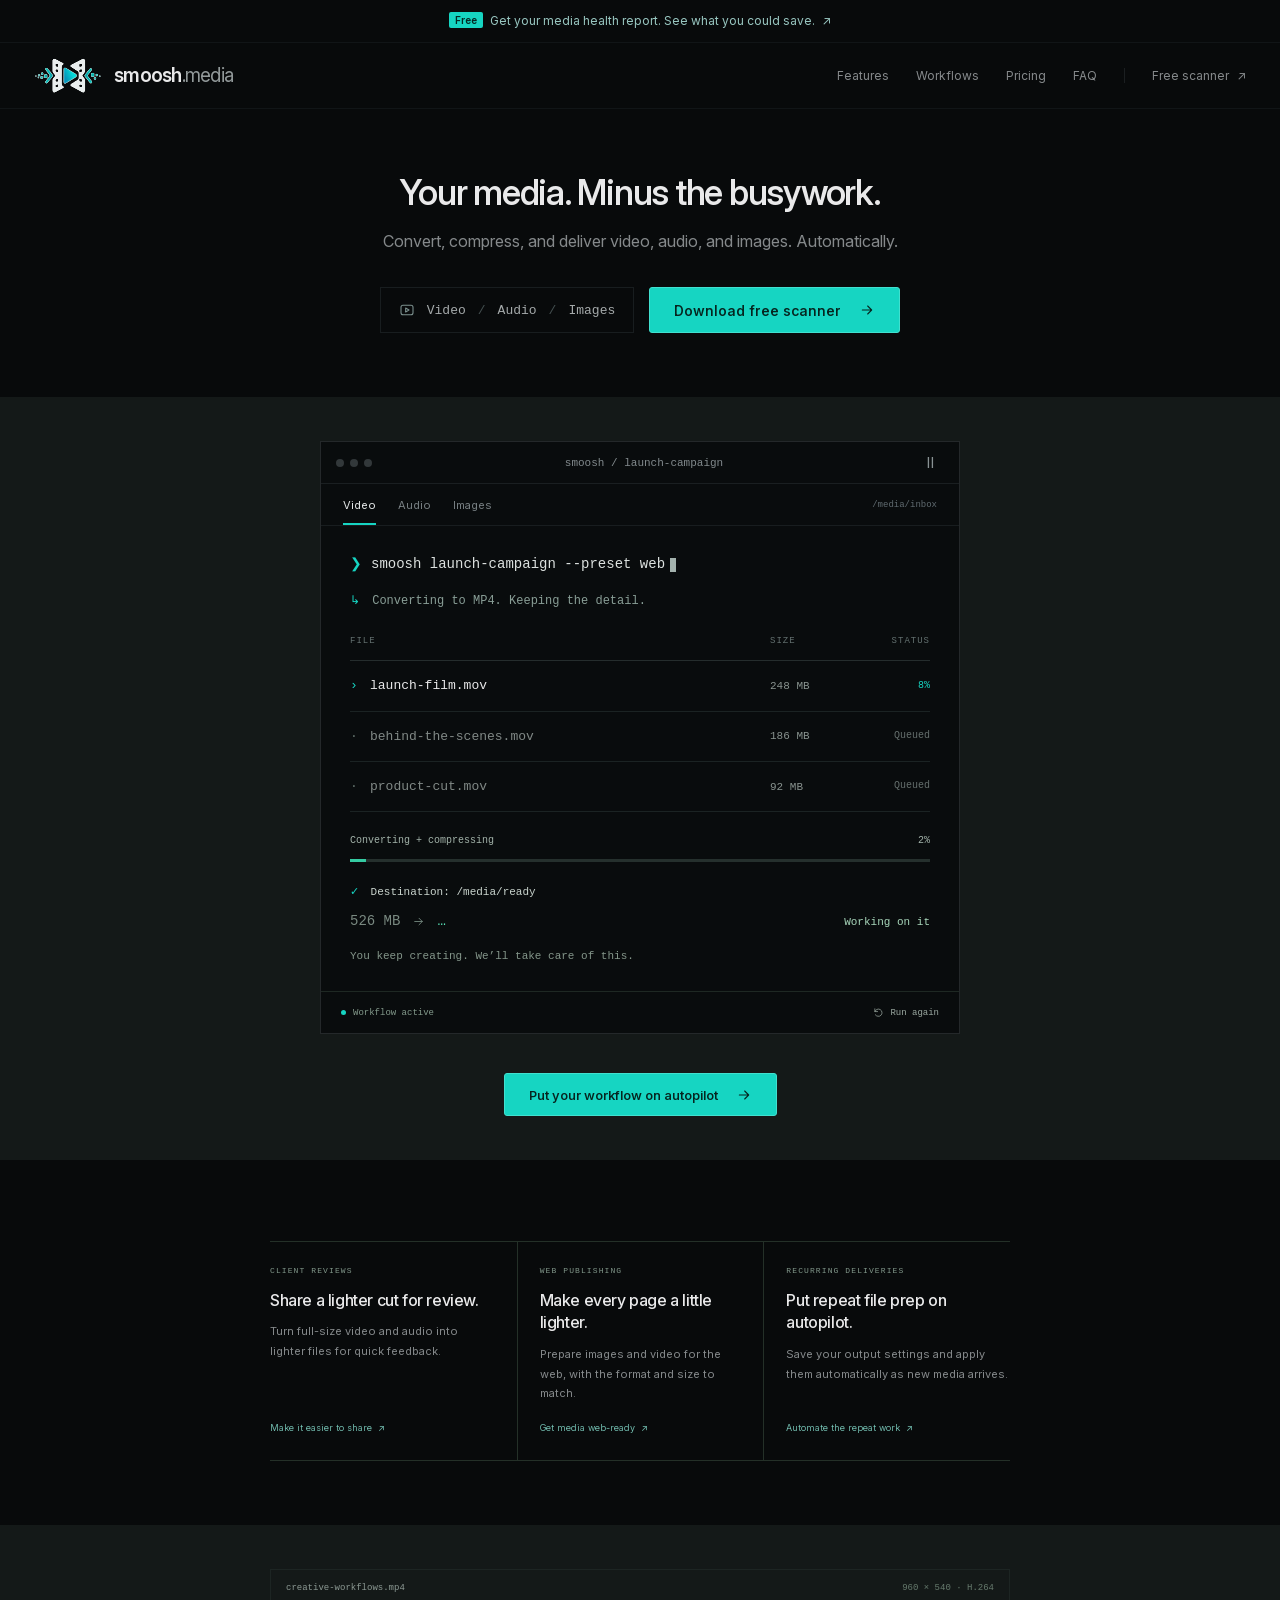
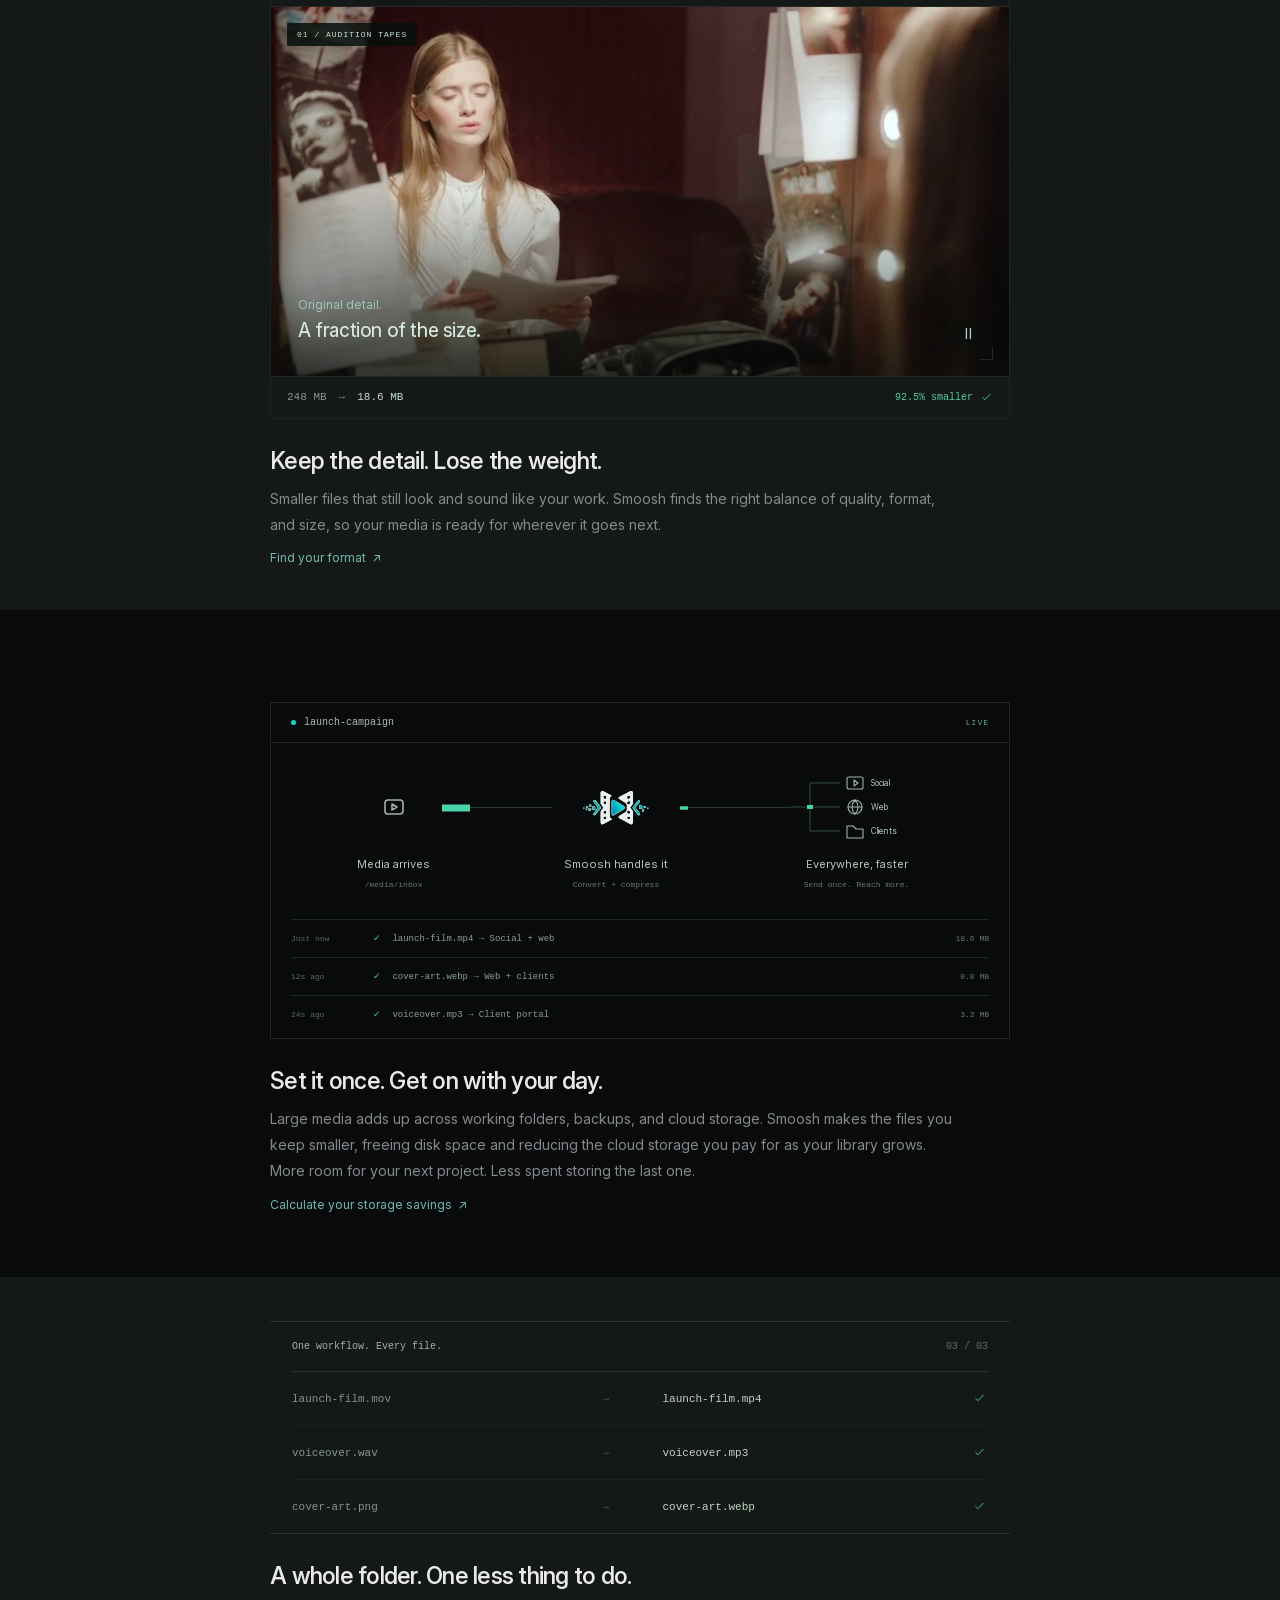
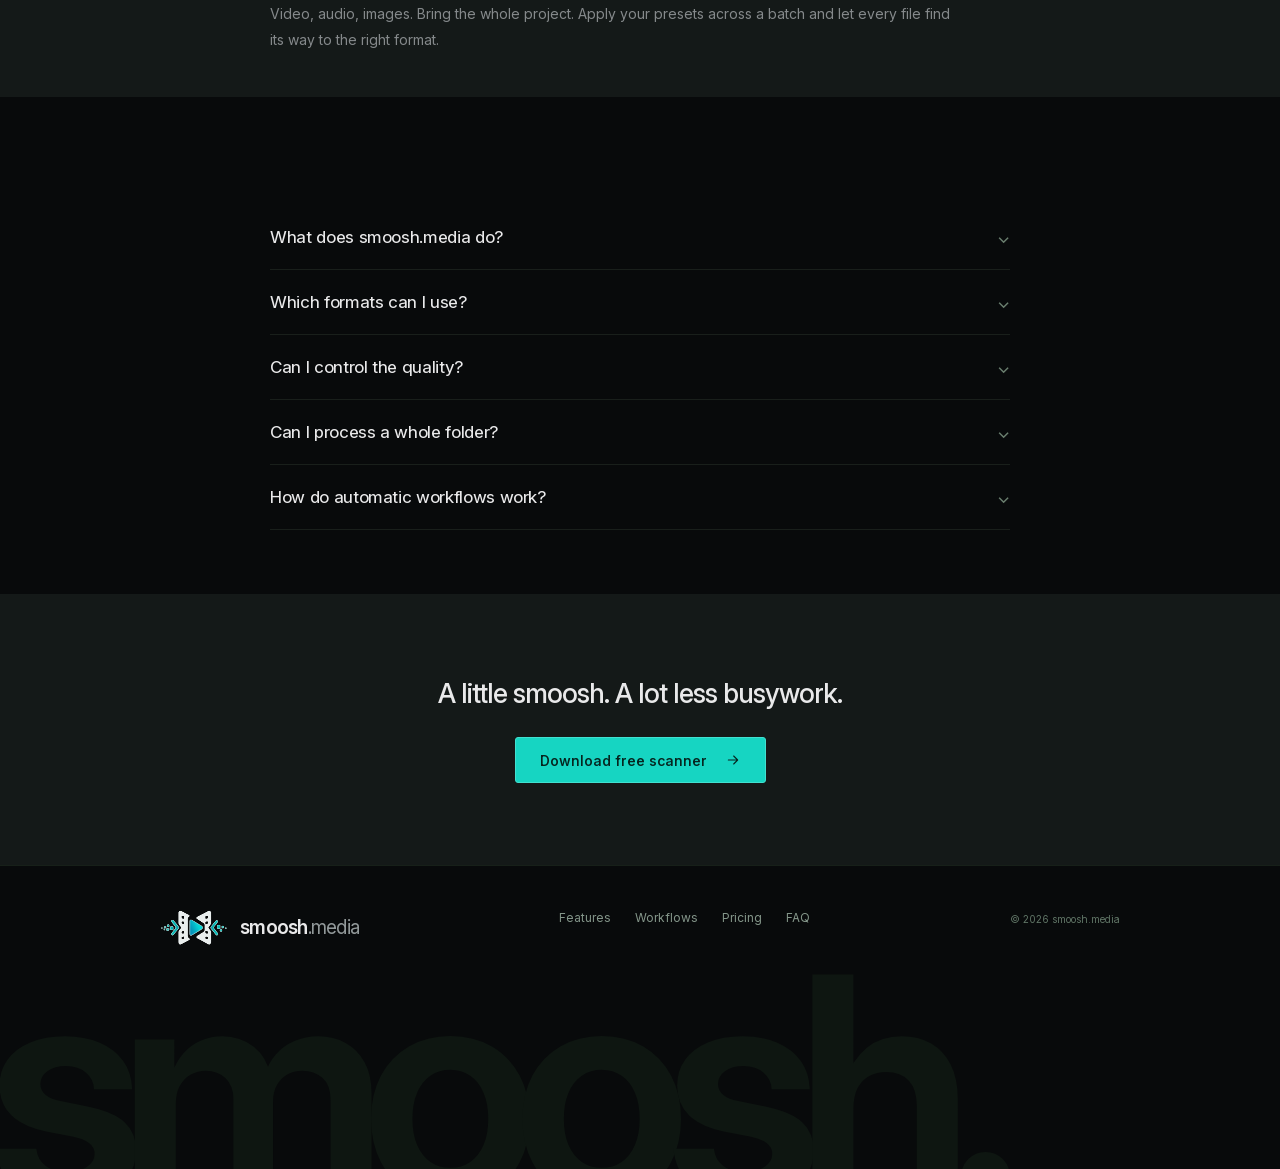
<file: index.html>
<!doctype html>
<html lang="en">
<head>
  <meta charset="utf-8">
  <meta name="viewport" content="width=device-width, initial-scale=1">
  <meta name="color-scheme" content="dark">
  <meta name="theme-color" content="#090b0c">
  <title>smoosh.media — Media processing without the busywork</title>
  <meta name="description" content="Convert, compress, and deliver video, audio, and images. Automatically. Your media, minus the busywork.">
  <link rel="canonical" href="https://smoosh.media/">
  <meta property="og:type" content="website">
  <meta property="og:site_name" content="smoosh.media">
  <meta property="og:title" content="smoosh.media — Media processing without the busywork">
  <meta property="og:description" content="Convert, compress, and deliver video, audio, and images. Automatically. Your media, minus the busywork.">
  <meta property="og:url" content="https://smoosh.media/">
  <meta property="og:image" content="https://smoosh.media/assets/logo.jpg">
  <meta property="og:image:alt" content="smoosh.media logo: a teal play button between charcoal film strips">
  <meta property="og:image:width" content="1254">
  <meta property="og:image:height" content="1254">
  <meta name="twitter:card" content="summary">
  <link rel="icon" type="image/jpeg" href="assets/logo.jpg">
  <link rel="stylesheet" href="styles.css">
  <script src="script.js" defer></script>
</head>
<body>
  <svg class="icon-library" xmlns="http://www.w3.org/2000/svg" aria-hidden="true">
    <symbol id="icon-arrow" viewBox="0 0 24 24"><path d="M5 12h14m-6-6 6 6-6 6"/></symbol>
    <symbol id="icon-video" viewBox="0 0 24 24"><rect x="3" y="5" width="18" height="14" rx="3"/><path d="m10 9 5 3-5 3Z"/></symbol>
    <symbol id="icon-audio" viewBox="0 0 24 24"><path d="M4 10v4m4-7v10m4-14v18m4-14v10m4-7v4"/></symbol>
    <symbol id="icon-image" viewBox="0 0 24 24"><rect x="3" y="3" width="18" height="18" rx="3"/><circle cx="8" cy="8" r="1"/><path d="m3 17 6-6 4 4 3-3 5 5"/></symbol>
    <symbol id="icon-check" viewBox="0 0 24 24"><path d="m5 12 4 4L19 6"/></symbol>
    <symbol id="icon-replay" viewBox="0 0 24 24"><path d="M4 10a8 8 0 1 1 1 7M4 4v6h6"/></symbol>
    <symbol id="icon-github" viewBox="0 0 24 24"><path d="M9 19c-4 1-4-2-6-2m13 5v-3.5c0-1-.3-1.7-.8-2.2 2.8-.3 5.8-1.4 5.8-6.3a5 5 0 0 0-1.3-3.5c.1-.4.6-1.7-.1-3.5 0 0-1.1-.4-3.6 1.3a12 12 0 0 0-6 0C6.5 2.6 5.4 3 5.4 3c-.7 1.8-.2 3.1-.1 3.5A5 5 0 0 0 4 10c0 4.9 3 6 5.8 6.3-.5.5-.8 1.2-.8 2.2V22"/></symbol>
  </svg>
  <a class="skip-link" href="#main">Skip to content</a>
  <div class="announcement"><a href="pricing.html#free-scan"><span class="new-label">Free</span> Get your media health report. See what you could save. <span aria-hidden="true">↗</span></a></div>
  <header class="site-header">
    <a class="brand" href="./" aria-label="smoosh.media home"><span class="brand-logo" aria-hidden="true"><img src="assets/logo-dark.svg" alt="" width="1080" height="560" decoding="async"></span>smoosh<span class="brand-domain">.media</span></a>
    <nav aria-label="Main navigation"><a href="#compress">Features</a><a href="#automate">Workflows</a><a href="pricing.html">Pricing</a><a href="#faq">FAQ</a><a class="nav-start" href="pricing.html#free-scan">Free scanner <span aria-hidden="true">↗</span></a></nav>
  </header>
  <main id="main">
    <section class="hero" aria-labelledby="hero-title">
      <h1 id="hero-title">Your media. Minus the busywork.</h1>
      <p>Convert, compress, and deliver video, audio, and images. Automatically.</p>
      <div class="hero-actions"><span class="format-command"><svg class="icon" aria-hidden="true"><use href="#icon-video"/></svg> Video <span>/</span> Audio <span>/</span> Images</span><a class="button" href="pricing.html#free-scan">Download free scanner <svg class="icon" aria-hidden="true"><use href="#icon-arrow"/></svg></a></div>
    </section>

    <div class="section-band">
      <section class="workflow-section" id="workflow" aria-labelledby="workflow-title">
        <div class="workflow-screen" data-stage="complete">
          <div class="window-bar"><span class="window-dots" aria-hidden="true"><i></i><i></i><i></i></span><h2 id="workflow-title">smoosh / launch-campaign</h2><button id="workflow-toggle" class="icon-button" type="button" aria-label="Pause workflow animation"><span class="pause-glyph" aria-hidden="true">Ⅱ</span></button></div>
          <div class="workspace-tabs" role="group" aria-label="Media workflow"><button type="button" data-media="video" aria-pressed="true">Video</button><button type="button" data-media="audio" aria-pressed="false">Audio</button><button type="button" data-media="image" aria-pressed="false">Images</button><span class="workspace-location">/media/inbox</span></div>
          <div class="terminal-body">
            <p class="terminal-command"><span aria-hidden="true">❯</span> <span id="typed-command">smoosh launch-campaign --preset web</span><span class="cursor" aria-hidden="true"></span></p>
            <p class="terminal-heading"><span class="terminal-marker" aria-hidden="true">↳</span> <span id="terminal-heading">3 files found. Let's lighten the load.</span></p>
            <div class="queue" aria-label="Media processing queue">
              <div class="queue-header"><span>FILE</span><span>SIZE</span><span>STATUS</span></div>
              <div class="queue-row" data-row="0" data-state="done"><span class="queue-file"><span class="row-marker" aria-hidden="true">✓</span><span class="file-name">launch-film.mp4</span></span><span class="queue-size">18.6 MB</span><span class="queue-state">Done</span></div>
              <div class="queue-row" data-row="1" data-state="done"><span class="queue-file"><span class="row-marker" aria-hidden="true">✓</span><span class="file-name">behind-the-scenes.mp4</span></span><span class="queue-size">13.9 MB</span><span class="queue-state">Done</span></div>
              <div class="queue-row" data-row="2" data-state="done"><span class="queue-file"><span class="row-marker" aria-hidden="true">✓</span><span class="file-name">product-cut.mp4</span></span><span class="queue-size">6.9 MB</span><span class="queue-state">Done</span></div>
            </div>
            <div class="encoding"><div class="encoding-label"><span id="encoding-status">Optimized for the web</span><span id="encoding-percent">100%</span></div><div class="encoding-track"><div id="encoding-progress"></div></div></div>
            <div class="terminal-result"><p><span class="terminal-marker" aria-hidden="true">✓</span> <span id="delivery-status">3 files delivered to /media/ready</span></p><p class="result-sizes"><span id="original-total">526 MB</span><svg class="icon" aria-hidden="true"><use href="#icon-arrow"/></svg><strong id="output-total">39.4 MB</strong><span class="saved-label" id="saved-label">92.5% lighter</span></p></div>
            <p class="terminal-finish" id="terminal-finish">Same content. A lot less file.</p>
          </div>
          <div class="workspace-footer"><span><span class="status-dot"></span> Workflow active</span><button class="text-button" id="replay" type="button"><svg class="icon" aria-hidden="true"><use href="#icon-replay"/></svg>Run again</button></div>
        </div>
        <a class="button workspace-cta" href="#automate">Put your workflow on autopilot <svg class="icon" aria-hidden="true"><use href="#icon-arrow"/></svg></a>
      </section>
    </div>

    <section id="use-cases" class="use-cases content-width" aria-label="Built for your everyday media work">
      <a class="use-case" href="#compress">
        <span class="use-case-label">CLIENT REVIEWS</span>
        <h2>Share a lighter cut for review.</h2>
        <p>Turn full-size video and audio into lighter files for quick feedback.</p>
        <span class="use-case-link">Make it easier to share <span aria-hidden="true">↗</span></span>
      </a>
      <a class="use-case" href="#compress">
        <span class="use-case-label">WEB PUBLISHING</span>
        <h2>Make every page a little lighter.</h2>
        <p>Prepare images and video for the web, with the format and size to match.</p>
        <span class="use-case-link">Get media web-ready <span aria-hidden="true">↗</span></span>
      </a>
      <a class="use-case" href="#automate">
        <span class="use-case-label">RECURRING DELIVERIES</span>
        <h2>Put repeat file prep on autopilot.</h2>
        <p>Save your output settings and apply them automatically as new media arrives.</p>
        <span class="use-case-link">Automate the repeat work <span aria-hidden="true">↗</span></span>
      </a>
    </section>

    <div class="section-band">
      <section class="feature-section content-width" id="compress" aria-labelledby="compress-title">
        <div class="film-visual">
          <div class="film-topline"><span>creative-workflows.mp4</span><span>960 × 540 <span aria-hidden="true">·</span> H.264</span></div>
          <div class="film-stage"><video id="product-film" controls loop muted playsinline preload="metadata" poster="assets/creative-workflows-poster.jpg" aria-label="People preparing auditions, editing a rough cut, collaborating on delivery, and recording creator content"><source src="assets/creative-workflows.mp4" type="video/mp4"></video><span class="film-scene" id="film-scene" aria-hidden="true">01 / AUDITION TAPES</span><span class="film-corner film-corner-tl" aria-hidden="true"></span><span class="film-corner film-corner-br" aria-hidden="true"></span><div class="film-caption"><span>Original detail.<br><strong>A fraction of the size.</strong></span><button class="film-toggle icon-button" type="button" id="film-toggle" aria-label="Pause video"><span aria-hidden="true">Ⅱ</span></button></div></div>
          <div class="film-stats"><span>248 MB <span aria-hidden="true">→</span> <strong>18.6 MB</strong></span><span class="film-saving">92.5% smaller <svg class="icon" aria-hidden="true"><use href="#icon-check"/></svg></span></div>
        </div>
        <div class="feature-copy"><h2 id="compress-title">Keep the detail. Lose the weight.</h2><p>Smaller files that still look and sound like your work. Smoosh finds the right balance of quality, format, and size, so your media is ready for wherever it goes next.</p><a class="inline-link" href="#workflow">Find your format <span aria-hidden="true">↗</span></a></div>
      </section>
    </div>

    <section class="feature-section content-width" id="automate" aria-labelledby="automate-title">
      <div class="automation-visual">
        <div class="automation-header"><span><span class="status-dot"></span> launch-campaign</span><span class="automation-state">LIVE</span></div>
        <div class="pipeline" aria-label="Media arrives, smoosh converts and compresses it, then distributes lightweight files to multiple destinations in parallel">
          <div class="pipeline-step"><div class="pipeline-glyph"><svg class="icon" aria-hidden="true"><use href="#icon-video"/></svg></div><span>Media arrives</span><small>/media/inbox</small></div>
          <span class="pipeline-line pipeline-incoming" aria-hidden="true"><i></i></span>
          <div class="pipeline-step pipeline-smoosh"><div class="pipeline-glyph"><span class="mini-mark" aria-hidden="true"><img src="assets/logo-dark.svg" alt="" width="1080" height="560" loading="lazy" decoding="async"></span></div><span>Smoosh handles it</span><small>Convert + compress</small></div>
          <span class="pipeline-line pipeline-outgoing" aria-hidden="true"><i></i><i></i></span>
          <div class="pipeline-step pipeline-distribution-step">
            <div class="pipeline-glyph">
              <svg class="distribution-map" viewBox="0 0 133 72" aria-hidden="true">
                <g fill="none" stroke="#304e3e" stroke-width="1"><path d="M0 36H20M20 12V60M20 12H50M20 36H50M20 60H50"/></g>
                <g class="distribution-batch">
                  <g class="distribution-packet packet-social"><rect x="-3" y="-1.5" width="6" height="3"/></g>
                  <g class="distribution-packet packet-web"><rect x="-3" y="-1.5" width="6" height="3"/></g>
                  <g class="distribution-packet packet-clients"><rect x="-3" y="-1.5" width="6" height="3"/></g>
                </g>
                <g class="distribution-batch distribution-batch-offset">
                  <g class="distribution-packet packet-social"><rect x="-3" y="-1.5" width="6" height="3"/></g>
                  <g class="distribution-packet packet-web"><rect x="-3" y="-1.5" width="6" height="3"/></g>
                  <g class="distribution-packet packet-clients"><rect x="-3" y="-1.5" width="6" height="3"/></g>
                </g>
                <g fill="none" stroke="#9bb9a7" stroke-width="1.1" stroke-linejoin="round" stroke-linecap="round">
                  <rect x="57" y="6" width="16" height="12" rx="2"/><path d="m64 9 4 3-4 3Z"/>
                  <circle cx="65" cy="36" r="7"/><path d="M58 36H72M65 29C61 33 61 39 65 43M65 29C69 33 69 39 65 43"/>
                  <path d="M57 55H63L66 58H73V67H57Z"/>
                </g>
                <g fill="#a5c6b2" font-family="Inter,Arial,sans-serif" font-size="8"><text x="81" y="15">Social</text><text x="81" y="39">Web</text><text x="81" y="63">Clients</text></g>
              </svg>
            </div>
            <span>Everywhere, faster</span><small>Send once. Reach more.</small>
          </div>
        </div>
        <div class="activity-feed"><div class="activity-row"><span class="feed-time">Just now</span><span><span class="activity-check" aria-hidden="true">✓</span> launch-film.mp4 → Social + web</span><span>18.6 MB</span></div><div class="activity-row"><span class="feed-time">12s ago</span><span><span class="activity-check" aria-hidden="true">✓</span> cover-art.webp → Web + clients</span><span>0.8 MB</span></div><div class="activity-row"><span class="feed-time">24s ago</span><span><span class="activity-check" aria-hidden="true">✓</span> voiceover.mp3 → Client portal</span><span>3.2 MB</span></div></div>
      </div>
      <div class="feature-copy"><h2 id="automate-title">Set it once. Get on with your day.</h2><p>Large media adds up across working folders, backups, and cloud storage. Smoosh makes the files you keep smaller, freeing disk space and reducing the cloud storage you pay for as your library grows. More room for your next project. Less spent storing the last one.</p><a class="inline-link" href="pricing.html#storage-savings">Calculate your storage savings <span aria-hidden="true">↗</span></a></div>

    </section>

    <div class="section-band">
      <section class="feature-section content-width batch-section" aria-labelledby="batch-title">
        <div class="batch-visual"><div class="batch-title"><span>One workflow. Every file.</span><span>03 / 03</span></div><div class="batch-line"><span>launch-film.mov</span><span class="batch-arrow" aria-hidden="true">→</span><span>launch-film.mp4</span><svg class="icon" aria-hidden="true"><use href="#icon-check"/></svg></div><div class="batch-line"><span>voiceover.wav</span><span class="batch-arrow" aria-hidden="true">→</span><span>voiceover.mp3</span><svg class="icon" aria-hidden="true"><use href="#icon-check"/></svg></div><div class="batch-line"><span>cover-art.png</span><span class="batch-arrow" aria-hidden="true">→</span><span>cover-art.webp</span><svg class="icon" aria-hidden="true"><use href="#icon-check"/></svg></div></div>
        <div class="feature-copy"><h2 id="batch-title">A whole folder. One less thing to do.</h2><p>Video, audio, images. Bring the whole project. Apply your presets across a batch and let every file find its way to the right format.</p></div>
      </section>
    </div>

    <section class="faq content-width" id="faq" aria-label="Frequently asked questions">
      <details><summary>What does smoosh.media do?<span aria-hidden="true">⌄</span></summary><p>Smoosh converts, compresses, and delivers your video, audio, and images. Prepare one file or put a whole workflow on autopilot, with output settings that fit the way you work.</p></details>
      <details><summary>Which formats can I use?<span aria-hidden="true">⌄</span></summary><p>Work with your everyday video, audio, and image formats, including MOV, MP4, WAV, MP3, PNG, JPEG, WebP, and AVIF. Choose a format yourself or use a preset for web, sharing, and storage.</p></details>
      <details><summary>Can I control the quality?<span aria-hidden="true">⌄</span></summary><p>Yes. Choose your output format, resolution, and quality, then save those settings as a preset. Keep more detail for final delivery or make a lighter version for a quick review.</p></details>
      <details><summary>Can I process a whole folder?<span aria-hidden="true">⌄</span></summary><p>Absolutely. Add a batch or connect a folder to a workflow. Smoosh applies your settings to each file and keeps the results together, ready for the next step.</p></details>
      <details><summary>How do automatic workflows work?<span aria-hidden="true">⌄</span></summary><p>Pick an input, choose your conversion and compression settings, and set a destination. New media is prepared and delivered as it arrives. Set it once, then let it run.</p></details>
    </section>
    <div class="section-band">
      <section class="closing content-width" aria-labelledby="closing-title"><h2 id="closing-title">A little smoosh. A lot less busywork.</h2><a class="button" href="pricing.html#free-scan">Download free scanner <svg class="icon" aria-hidden="true"><use href="#icon-arrow"/></svg></a></section>
    </div>
  </main>
  <footer class="site-footer"><div class="footer-inner"><a class="brand" href="./"><span class="brand-logo" aria-hidden="true"><img src="assets/logo-dark.svg" alt="" width="1080" height="560" decoding="async"></span>smoosh<span class="brand-domain">.media</span></a><div><a href="#compress">Features</a><a href="#automate">Workflows</a><a href="pricing.html">Pricing</a><a href="#faq">FAQ</a></div><span>© 2026 smoosh.media</span></div><span class="footer-wordmark" aria-hidden="true">smoosh.</span></footer>
</body>
</html>
</file>
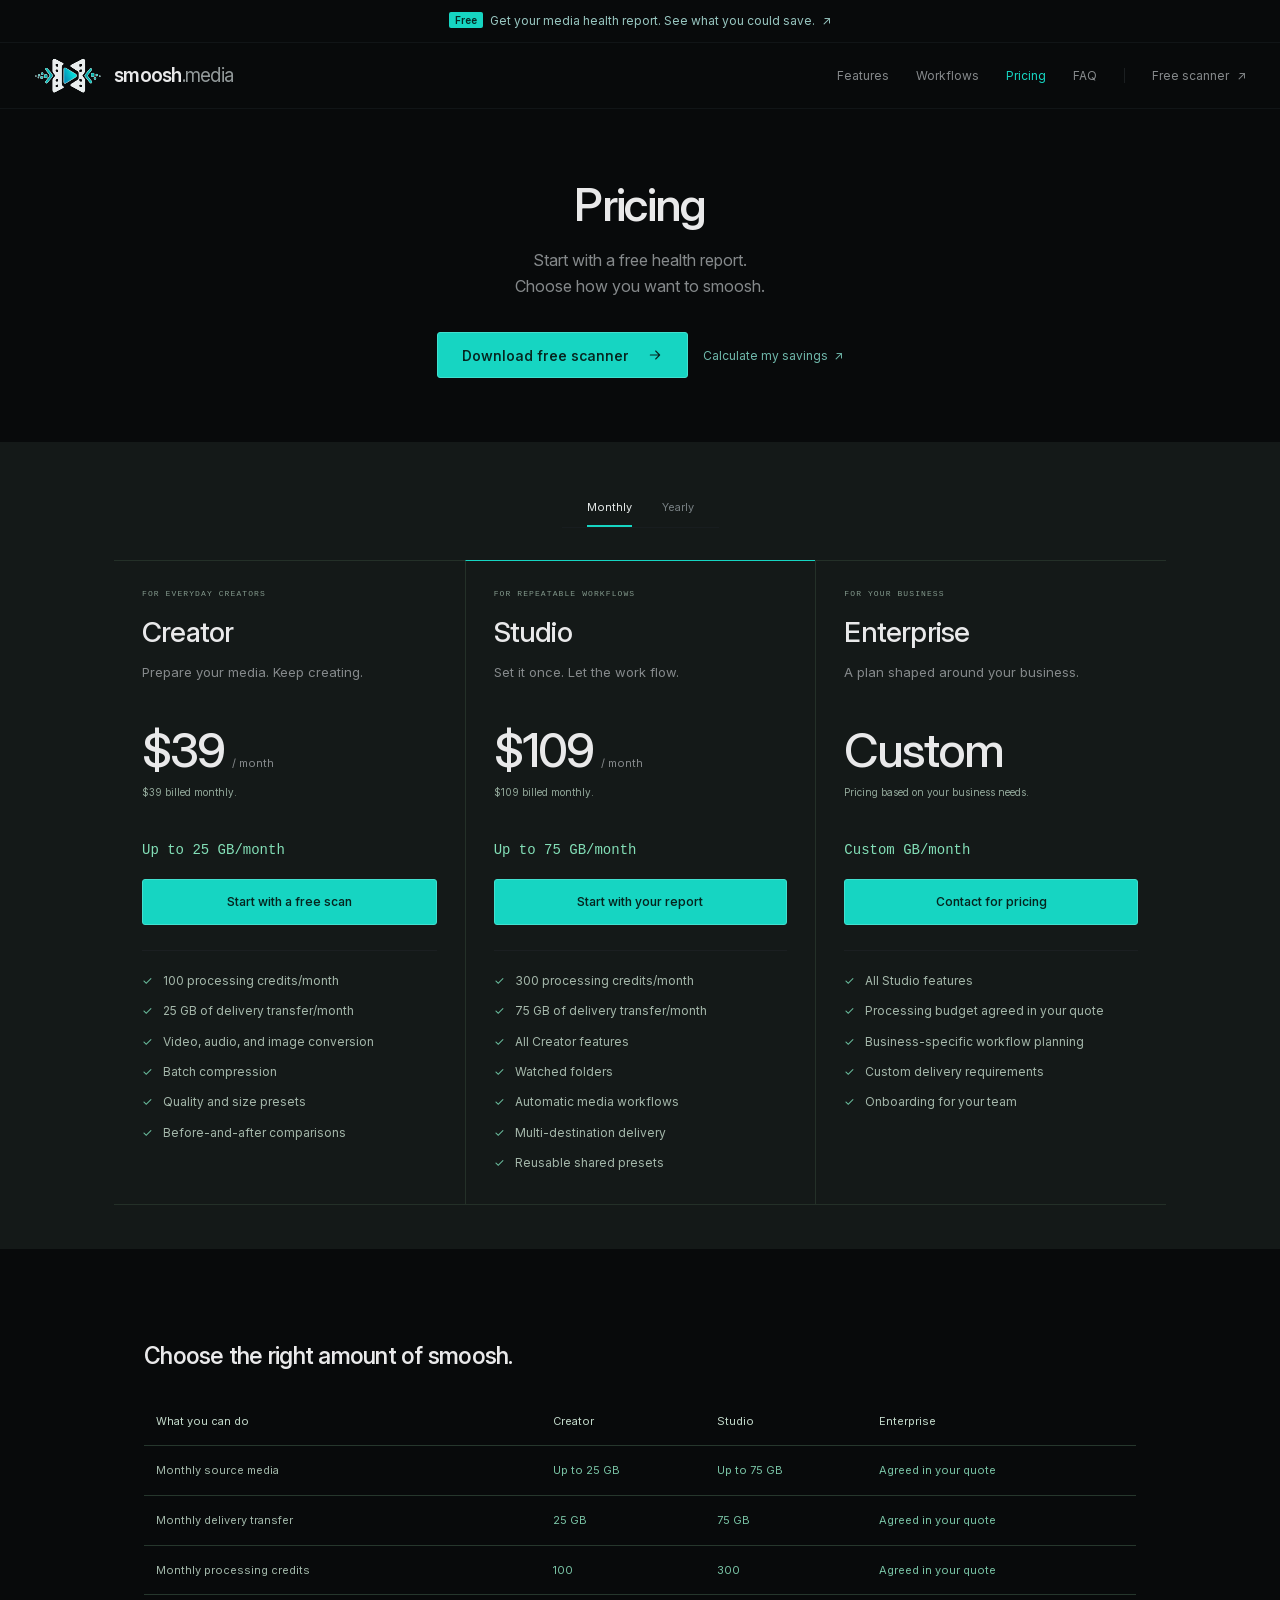
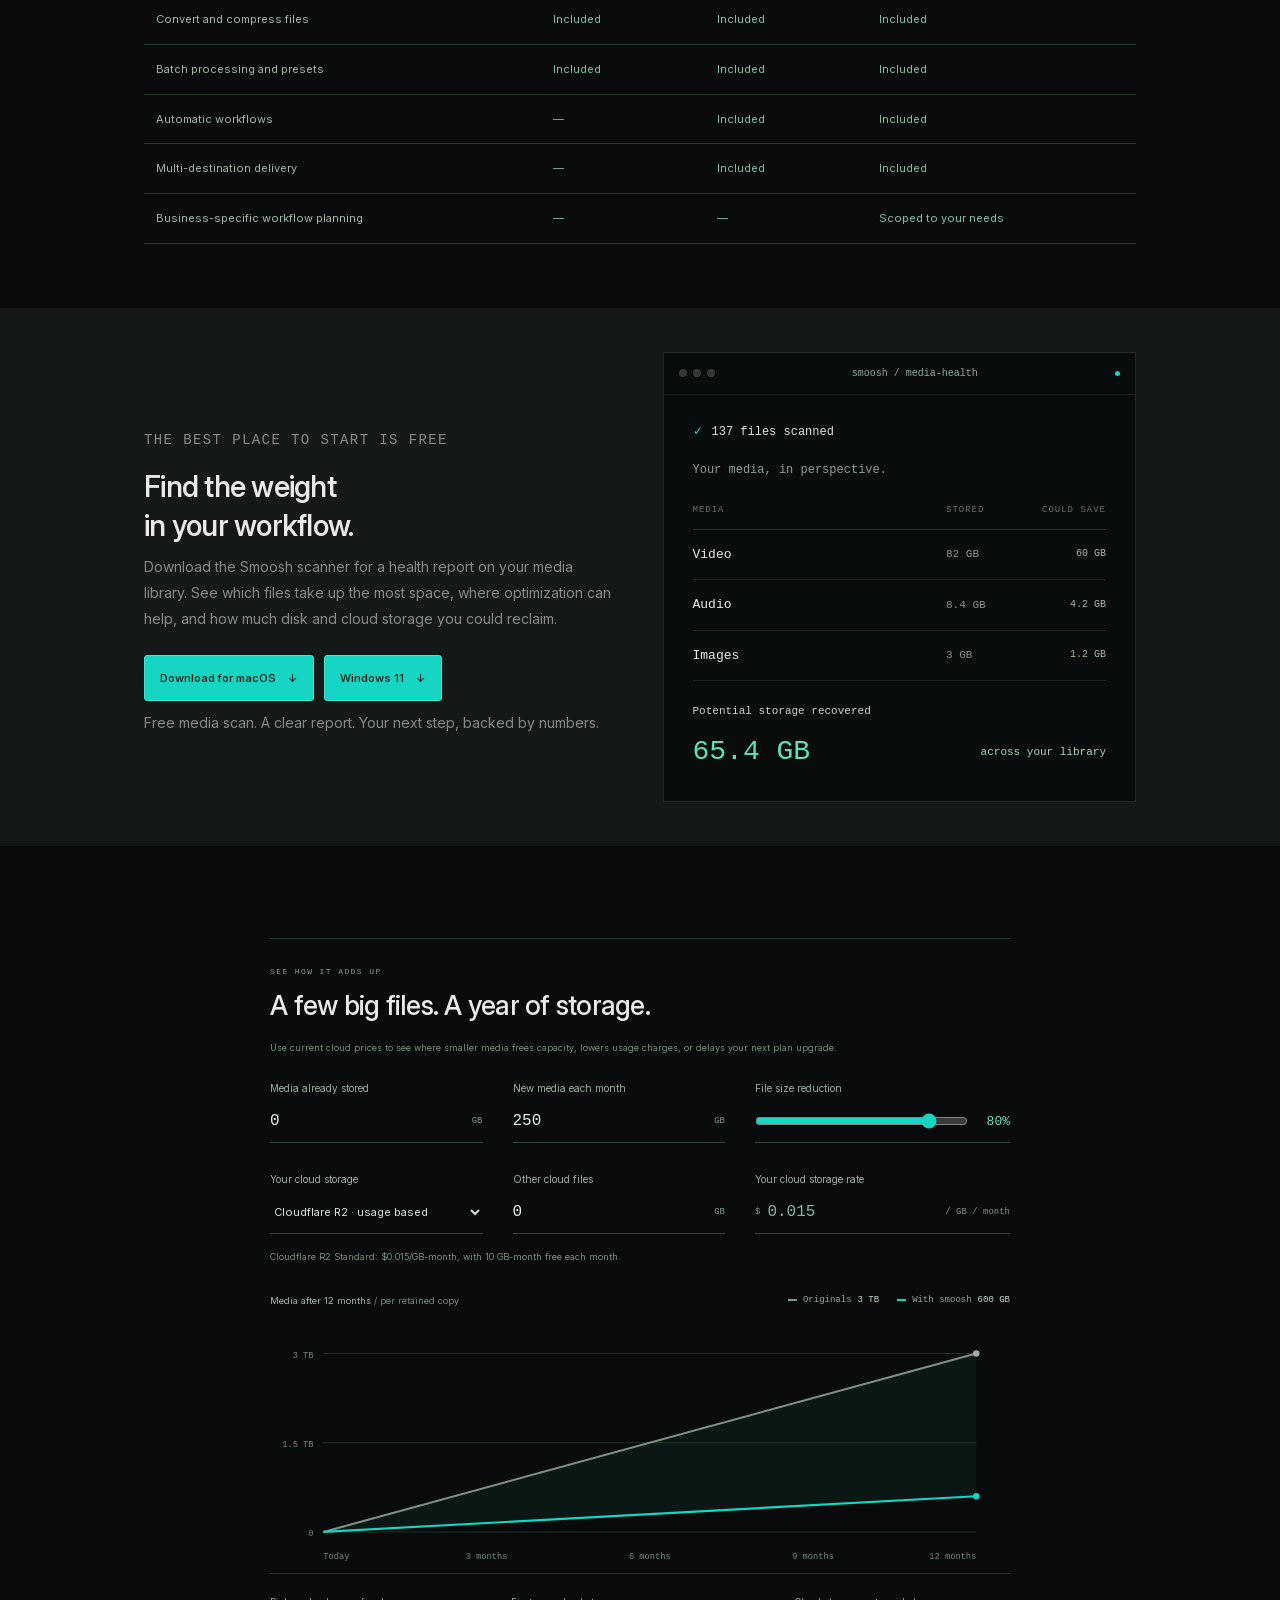
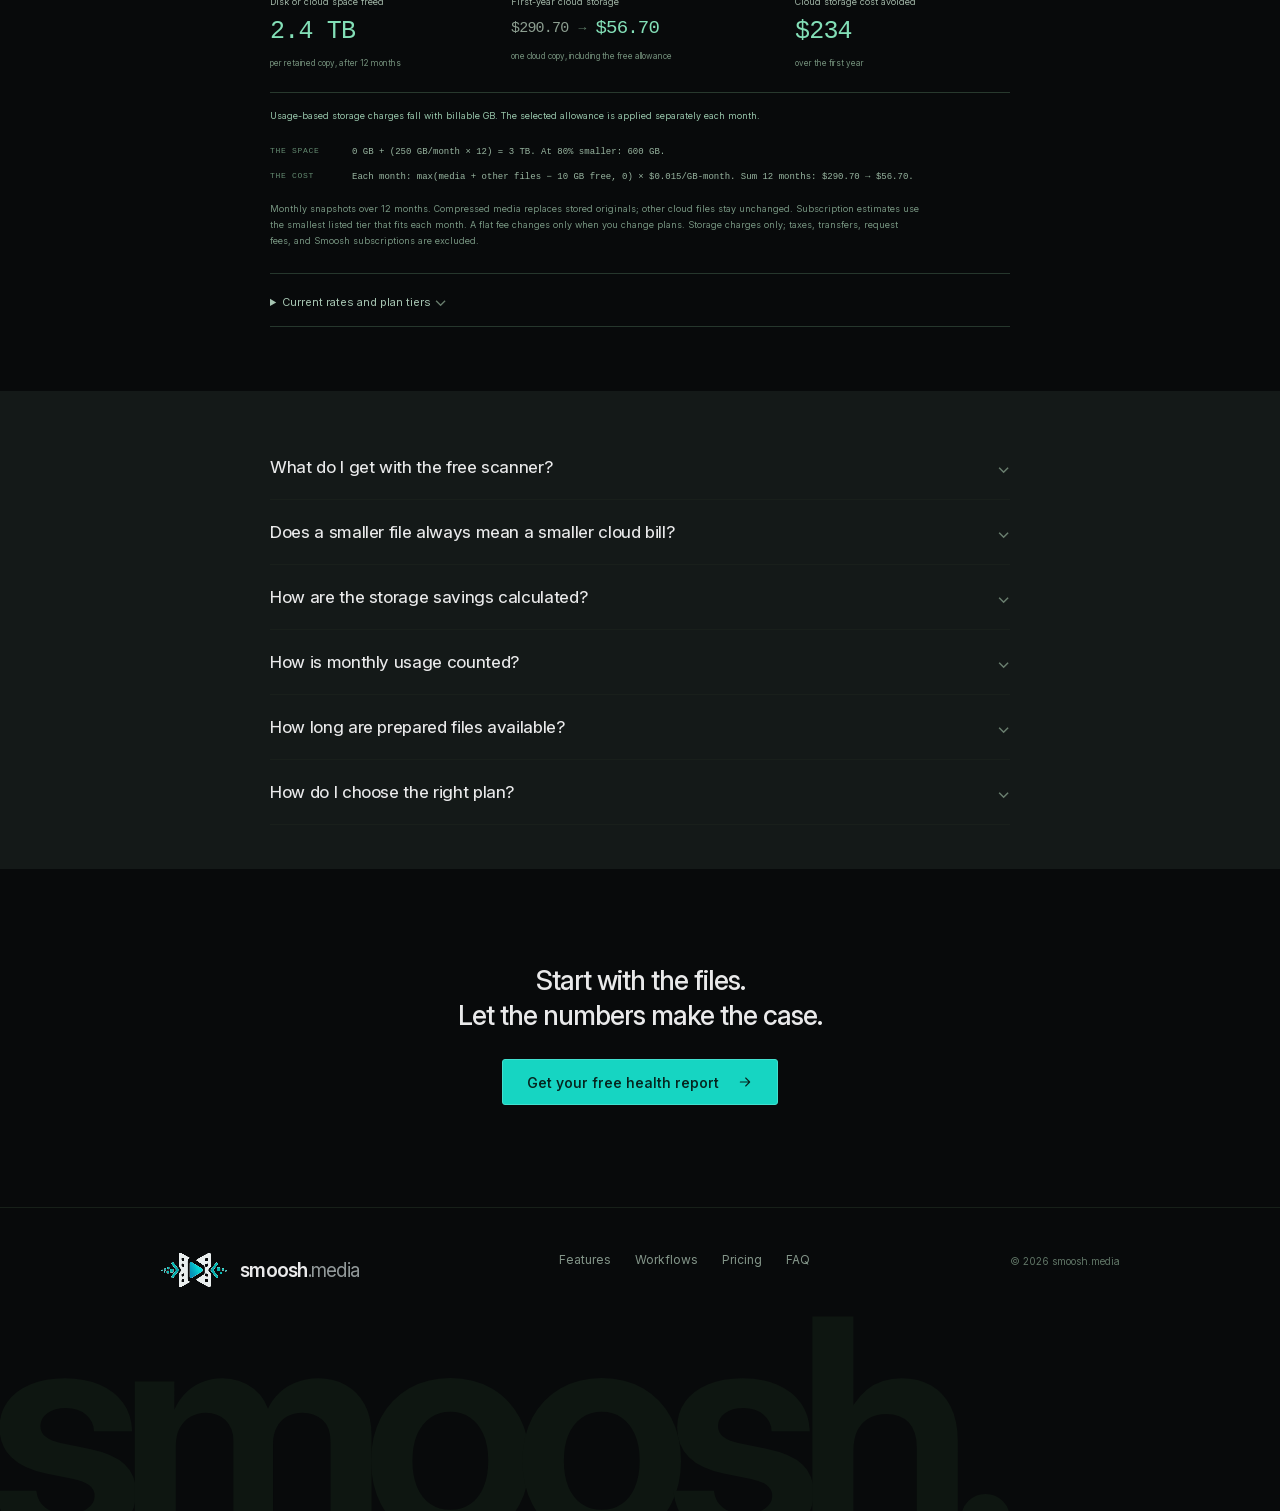
<file: pricing.html>
<!doctype html>
<html lang="en">
<head>
  <meta charset="utf-8">
  <meta name="viewport" content="width=device-width, initial-scale=1">
  <meta name="color-scheme" content="dark">
  <meta name="theme-color" content="#090b0c">
  <title>Pricing & free media health scan — smoosh.media</title>
  <meta name="description" content="Convert, compress, and deliver video, audio, and images. Automatically. Start with a free media health report. Compare Smoosh plans and calculate your storage savings.">
  <link rel="canonical" href="https://smoosh.media/pricing.html">
  <meta property="og:type" content="website">
  <meta property="og:site_name" content="smoosh.media">
  <meta property="og:title" content="Pricing & free media health scan — smoosh.media">
  <meta property="og:description" content="Convert, compress, and deliver video, audio, and images. Automatically. Start with a free media health report. Compare Smoosh plans and calculate your storage savings.">
  <meta property="og:url" content="https://smoosh.media/pricing.html">
  <meta property="og:image" content="https://smoosh.media/assets/logo.jpg">
  <meta property="og:image:alt" content="smoosh.media logo: a teal play button between charcoal film strips">
  <meta property="og:image:width" content="1254">
  <meta property="og:image:height" content="1254">
  <meta name="twitter:card" content="summary">
  <link rel="icon" type="image/jpeg" href="assets/logo.jpg">
  <link rel="stylesheet" href="styles.css">
  <script src="pricing.js" defer></script>
</head>
<body>
  <svg class="icon-library" xmlns="http://www.w3.org/2000/svg" aria-hidden="true">
    <symbol id="icon-arrow" viewBox="0 0 24 24"><path d="M5 12h14m-6-6 6 6-6 6"/></symbol>
    <symbol id="icon-video" viewBox="0 0 24 24"><rect x="3" y="5" width="18" height="14" rx="3"/><path d="m10 9 5 3-5 3Z"/></symbol>
    <symbol id="icon-audio" viewBox="0 0 24 24"><path d="M4 10v4m4-7v10m4-14v18m4-14v10m4-7v4"/></symbol>
    <symbol id="icon-image" viewBox="0 0 24 24"><rect x="3" y="3" width="18" height="18" rx="3"/><circle cx="8" cy="8" r="1"/><path d="m3 17 6-6 4 4 3-3 5 5"/></symbol>
    <symbol id="icon-check" viewBox="0 0 24 24"><path d="m5 12 4 4L19 6"/></symbol>
    <symbol id="icon-replay" viewBox="0 0 24 24"><path d="M4 10a8 8 0 1 1 1 7M4 4v6h6"/></symbol>
    <symbol id="icon-github" viewBox="0 0 24 24"><path d="M9 19c-4 1-4-2-6-2m13 5v-3.5c0-1-.3-1.7-.8-2.2 2.8-.3 5.8-1.4 5.8-6.3a5 5 0 0 0-1.3-3.5c.1-.4.6-1.7-.1-3.5 0 0-1.1-.4-3.6 1.3a12 12 0 0 0-6 0C6.5 2.6 5.4 3 5.4 3c-.7 1.8-.2 3.1-.1 3.5A5 5 0 0 0 4 10c0 4.9 3 6 5.8 6.3-.5.5-.8 1.2-.8 2.2V22"/></symbol>
  </svg>
  <a class="skip-link" href="#main">Skip to content</a>
  <div class="announcement"><a href="#free-scan"><span class="new-label">Free</span> Get your media health report. See what you could save. <span aria-hidden="true">↗</span></a></div>
  <header class="site-header">
    <a class="brand" href="./" aria-label="smoosh.media home"><span class="brand-logo" aria-hidden="true"><img src="assets/logo-dark.svg" alt="" width="1080" height="560" decoding="async"></span>smoosh<span class="brand-domain">.media</span></a>
    <nav aria-label="Main navigation"><a href="./#compress">Features</a><a href="./#automate">Workflows</a><a href="pricing.html" aria-current="page">Pricing</a><a href="#faq">FAQ</a><a class="nav-start" href="#free-scan">Free scanner <span aria-hidden="true">↗</span></a></nav>
  </header>
  <main id="main">
    <section class="hero" id="pricing-hero" aria-labelledby="pricing-title">
      <h1 id="pricing-title">Pricing</h1><p>Start with a free health report.<br>Choose how you want to smoosh.</p>
      <div class="hero-actions"><a class="button" href="#free-scan">Download free scanner <svg class="icon" aria-hidden="true"><use href="#icon-arrow"/></svg></a><a class="inline-link" href="#storage-savings">Calculate my savings <span aria-hidden="true">↗</span></a></div>
    </section>
    <div class="section-band">
      <div class="workspace-tabs" id="billing" role="group" aria-label="Smoosh billing period"><button type="button" data-billing="monthly" aria-pressed="true">Monthly</button><button type="button" data-billing="annual" aria-pressed="false">Yearly</button></div>
      <section class="use-cases content-width" id="plans" aria-label="Compare Smoosh plans">
        <article class="use-case"><span class="use-case-label">FOR EVERYDAY CREATORS</span><h2>Creator</h2><p>Prepare your media. Keep creating.</p><p class="plan-price"><strong data-plan="creator">$39</strong><span>/ month</span></p><small data-billing-note="creator">$39 billed monthly.</small><p data-allowance="creator">Up to 25 GB/month</p><a class="button" href="#free-scan">Start with a free scan</a><ul><li>100 processing credits/month</li><li>25 GB of delivery transfer/month</li><li>Video, audio, and image conversion</li><li>Batch compression</li><li>Quality and size presets</li><li>Before-and-after comparisons</li></ul></article>
        <article class="use-case"><span class="use-case-label">FOR REPEATABLE WORKFLOWS</span><h2>Studio</h2><p>Set it once. Let the work flow.</p><p class="plan-price"><strong data-plan="studio">$109</strong><span>/ month</span></p><small data-billing-note="studio">$109 billed monthly.</small><p data-allowance="studio">Up to 75 GB/month</p><a class="button" href="#free-scan">Start with your report</a><ul><li>300 processing credits/month</li><li>75 GB of delivery transfer/month</li><li>All Creator features</li><li>Watched folders</li><li>Automatic media workflows</li><li>Multi-destination delivery</li><li>Reusable shared presets</li></ul></article>
        <article class="use-case" id="enterprise-plan"><span class="use-case-label">FOR YOUR BUSINESS</span><h2>Enterprise</h2><p>A plan shaped around your business.</p><p class="plan-price"><strong>Custom</strong></p><small>Pricing based on your business needs.</small><p data-allowance="enterprise">Custom GB/month</p><a class="button" data-enterprise-contact href="mailto:pricing@smoosh.media?subject=Enterprise%20pricing">Contact for pricing</a><ul><li>All Studio features</li><li>Processing budget agreed in your quote</li><li>Business-specific workflow planning</li><li>Custom delivery requirements</li><li>Onboarding for your team</li></ul></article>
      </section>
    </div>
    <section class="content-width feature-section" id="plan-comparison" aria-labelledby="comparison-title"><div class="feature-copy"><h2 id="comparison-title">Choose the right amount of smoosh.</h2></div><div class="comparison-scroll" tabindex="0"><table><thead><tr><th scope="col">What you can do</th><th scope="col">Creator</th><th scope="col">Studio</th><th scope="col">Enterprise</th></tr></thead><tbody><tr><th scope="row">Monthly source media</th><td>Up to 25 GB</td><td>Up to 75 GB</td><td>Agreed in your quote</td></tr><tr><th scope="row">Monthly delivery transfer</th><td>25 GB</td><td>75 GB</td><td>Agreed in your quote</td></tr><tr><th scope="row">Monthly processing credits</th><td>100</td><td>300</td><td>Agreed in your quote</td></tr><tr><th scope="row">Convert and compress files</th><td>Included</td><td>Included</td><td>Included</td></tr><tr><th scope="row">Batch processing and presets</th><td>Included</td><td>Included</td><td>Included</td></tr><tr><th scope="row">Automatic workflows</th><td>—</td><td>Included</td><td>Included</td></tr><tr><th scope="row">Multi-destination delivery</th><td>—</td><td>Included</td><td>Included</td></tr><tr><th scope="row">Business-specific workflow planning</th><td>—</td><td>—</td><td>Scoped to your needs</td></tr></tbody></table></div></section>
    <div class="section-band">
      <section class="feature-section content-width" id="free-scan" aria-labelledby="scan-title">
        <div class="feature-copy"><p class="storage-eyebrow">THE BEST PLACE TO START IS FREE</p><h2 id="scan-title">Find the weight<br>in your workflow.</h2><p>Download the Smoosh scanner for a health report on your media library. See which files take up the most space, where optimization can help, and how much disk and cloud storage you could reclaim.</p><div class="hero-actions"><a class="button" href="https://downloads.smoosh.media/smoosh-scan-macos.dmg">Download for macOS <span aria-hidden="true">↓</span></a><a class="button" href="https://downloads.smoosh.media/smoosh-scan-windows-11.exe">Windows 11 <span aria-hidden="true">↓</span></a></div><p class="storage-model-note">Free media scan. A clear report. Your next step, backed by numbers.</p></div>
        <div class="workflow-screen" aria-label="Media health report example"><div class="window-bar"><span class="window-dots" aria-hidden="true"><i></i><i></i><i></i></span><h3>smoosh / media-health</h3><span class="status-dot" aria-hidden="true"></span></div><div class="terminal-body"><p class="terminal-command"><span aria-hidden="true">✓</span> 137 files scanned</p><p class="terminal-heading">Your media, in perspective.</p><div class="queue"><div class="queue-header"><span>MEDIA</span><span>STORED</span><span>COULD SAVE</span></div><div class="queue-row"><span>Video</span><span class="queue-size">82 GB</span><span class="queue-state">60 GB</span></div><div class="queue-row"><span>Audio</span><span class="queue-size">8.4 GB</span><span class="queue-state">4.2 GB</span></div><div class="queue-row"><span>Images</span><span class="queue-size">3 GB</span><span class="queue-state">1.2 GB</span></div></div><div class="terminal-result"><p>Potential storage recovered</p><p class="result-sizes"><strong>65.4 GB</strong><span class="saved-label">across your library</span></p></div></div></div>
      </section>
    </div>
    <section class="feature-section content-width" id="pricing-savings" aria-label="Storage savings calculator">
      <div class="storage-calculator" id="storage-savings" aria-labelledby="storage-title">
        <p class="storage-eyebrow">SEE HOW IT ADDS UP</p>
        <h2 id="storage-title">A few big files. A year of storage.</h2><p class="storage-model-note">Use current cloud prices to see where smaller media frees capacity, lowers usage charges, or delays your next plan upgrade.</p>
        <div class="storage-inputs">
          <label for="storage-existing">Media already stored<span class="storage-input-line"><input id="storage-existing" type="number" min="0" max="1000000" step="any" value="0" inputmode="decimal"><span>GB</span></span></label>
          <label for="storage-volume">New media each month<span class="storage-input-line"><input id="storage-volume" type="number" min="0" max="1000000" step="any" value="250" inputmode="decimal"><span>GB</span></span></label>
          <label for="storage-reduction">File size reduction<span class="storage-range-line"><input id="storage-reduction" type="range" min="0" max="95" step="1" value="80"><output for="storage-reduction" id="storage-reduction-value">80%</output></span></label>
          <label for="storage-provider">Your cloud storage<span class="storage-input-line"><select id="storage-provider"><option value="r2">Cloudflare R2 · usage based</option><option value="google">Google Drive / Google One</option><option value="icloud">Apple iCloud+</option><option value="dropbox">Dropbox</option><option value="custom">My own usage rate</option></select></span></label>
          <label for="storage-other">Other cloud files<span class="storage-input-line"><input id="storage-other" type="number" min="0" max="1000000" step="any" value="0" inputmode="decimal"><span>GB</span></span></label>
          <label for="storage-rate" id="storage-rate-control">Your cloud storage rate<span class="storage-input-line"><span>$</span><input id="storage-rate" type="number" min="0" max="100" step="any" value="0.015" inputmode="decimal" readonly><span>/ GB / month</span></span></label>
          <div id="storage-flat-control" hidden><span class="use-case-label">MONTH-12 PLAN PRICE</span><p id="storage-monthly-plan-price">Monthly subscription</p><small>Originals → with smoosh. Full plan fees.</small></div>
        </div>
        <p class="storage-model-note" id="storage-provider-details">Cloudflare R2 Standard: $0.015/GB-month, with 10 GB-month free each month.</p>
        <p id="storage-input-status" class="storage-input-status" role="status"></p>
        <details id="storage-custom-plan" hidden><summary>Add your subscription tier <span aria-hidden="true">⌄</span></summary><p class="storage-model-note">Use the capacity and monthly price from your provider for a plan not listed here.</p><div class="storage-inputs"><label for="storage-quoted-capacity">Plan capacity<span class="storage-input-line"><input id="storage-quoted-capacity" type="number" min="1" max="10000000" step="any" placeholder="Capacity in GB" inputmode="decimal"><span>GB</span></span></label><label for="storage-quoted-price">Monthly plan price<span class="storage-input-line"><span>$</span><input id="storage-quoted-price" type="number" min="0" max="1000000" step="any" placeholder="Your monthly fee" inputmode="decimal"></span></label></div></details>
        <figure class="storage-growth">
          <figcaption><span>Media after 12 months <span class="storage-per-copy">/ per retained copy</span></span><span class="storage-legend"><span><i class="original-key"></i>Originals <strong id="storage-original-total">3 TB</strong></span><span><i class="compressed-key"></i>With smoosh <strong id="storage-compressed-total">600 GB</strong></span></span></figcaption>
          <svg class="storage-chart" viewBox="0 0 680 230" role="img" aria-labelledby="storage-chart-title storage-chart-description">
            <title id="storage-chart-title">Storage growth over one year</title>
            <desc id="storage-chart-description">At 250 GB of new media each month and 80% smaller files, original media reaches 3 TB after twelve months. With smoosh it reaches 600 GB.</desc>
            <g class="storage-grid"><path d="M49 28H649M49 110H649M49 192H649"/></g>
            <g class="storage-axis"><text x="40" y="32" text-anchor="end" id="storage-axis-top">3 TB</text><text x="40" y="114" text-anchor="end" id="storage-axis-middle">1.5 TB</text><text x="40" y="196" text-anchor="end">0</text><text x="49" y="217">Today</text><text x="199" y="217" text-anchor="middle">3 months</text><text x="349" y="217" text-anchor="middle">6 months</text><text x="499" y="217" text-anchor="middle">9 months</text><text x="649" y="217" text-anchor="end">12 months</text></g>
            <path class="storage-original-line" d="M49 192L649 28"/>
            <path class="storage-saved-area" id="storage-saved-area" d="M49 192L649 28L649 159.2Z"/>
            <path class="storage-compressed-line" id="storage-compressed-line" d="M49 192L649 159.2"/>
            <circle class="storage-original-dot" cx="649" cy="28" r="3"/><circle class="storage-compressed-dot" id="storage-compressed-dot" cx="649" cy="159.2" r="3"/>
          </svg>
        </figure>
        <div class="storage-results" aria-live="polite" aria-atomic="true">
          <div><span>Disk or cloud space freed</span><strong id="storage-space-saved">2.4 TB</strong><small>per retained copy, after 12 months</small></div>
          <div><span>First-year cloud storage</span><strong class="storage-cost-comparison"><span id="storage-original-cost">$290.70</span><span aria-hidden="true">→</span><span id="storage-compressed-cost">$56.70</span></strong><small id="storage-cost-context">one cloud copy, at the selected rate</small></div>
          <div><span>Cloud storage cost avoided</span><strong id="storage-cost-saved">$234</strong><small id="storage-savings-context">over the first year</small></div>
        </div>
        <p class="storage-model-note" id="storage-plan-result"></p>
        <div class="storage-math">
          <p><span>THE SPACE</span><span id="storage-space-equation">250 GB/month × 12 = 3 TB. At 80% smaller, keep 600 GB.</span></p>
          <p><span>THE COST</span><span id="storage-cost-equation">Monthly stored GB above the 10 GB allowance × $0.015, summed over 12 months.</span></p>
        </div>
        <p class="storage-model-note">Monthly snapshots over 12 months. Compressed media replaces stored originals; other cloud files stay unchanged. Subscription estimates use the smallest listed tier that fits each month. A flat fee changes only when you change plans. Storage charges only; taxes, transfers, request fees, and Smoosh subscriptions are excluded.</p>
        <details id="storage-sources"><summary>Current rates and plan tiers <span aria-hidden="true">⌄</span></summary><p class="storage-model-note">US prices in USD, monthly billing. Verified November 2, 2026. Provider bundles may include benefits beyond storage.</p><div class="comparison-scroll" tabindex="0"><table><thead><tr><th scope="col">Provider</th><th scope="col">Capacity / monthly price</th><th scope="col">Source</th></tr></thead><tbody id="storage-rate-rows"></tbody></table></div></details>
      </div>
    </section>
    <div class="section-band">
      <section class="faq content-width" id="faq" aria-label="Pricing questions">
        <details><summary>What do I get with the free scanner?<span aria-hidden="true">⌄</span></summary><p>A health report for your media library: file sizes and formats, the biggest optimization opportunities, and potential disk and cloud-storage savings. Download it for macOS or Windows 11.</p></details>
        <details><summary>Does a smaller file always mean a smaller cloud bill?<span aria-hidden="true">⌄</span></summary><p>With usage-based storage, reducing billable storage can lower charges directly. With Google One, iCloud+, and Dropbox, savings depend on moving to a smaller tier or delaying an upgrade. Staying on the same flat-fee plan gives you more headroom at the same price.</p></details>
        <details><summary>How are the storage savings calculated?<span aria-hidden="true">⌄</span></summary><p>The calculator retains each monthly batch through month 12, applies your chosen size reduction to media, and keeps other cloud files unchanged. It prices each monthly snapshot using the selected provider. The equations and source prices are shown with the results.</p></details>
        <details><summary>How is monthly usage counted?<span aria-hidden="true">⌄</span></summary><p>Source GB count each processing run before compression. Delivery GB count every copy sent to a destination. Each conversion uses at least one processing credit; longer conversions use more. All allowances reset monthly, including on yearly plans. Additional usage is agreed before processing.</p></details>
        <details><summary>How long are prepared files available?<span aria-hidden="true">⌄</span></summary><p>Prepared files are available for delivery for 48 hours. Completed deliveries stay in the destinations you choose.</p></details>
        <details><summary>How do I choose the right plan?<span aria-hidden="true">⌄</span></summary><p>Creator is for preparing media on demand, with batch processing and quality presets. Studio adds watched folders, automatic workflows, shared presets, and multi-destination delivery. Enterprise is priced around your business needs, media volume, and delivery requirements. The free scanner is available separately to help you understand your library first.</p></details>
      </section>
    </div>
    <section class="closing content-width"><h2>Start with the files.<br>Let the numbers make the case.</h2><a class="button" href="#free-scan">Get your free health report <svg class="icon" aria-hidden="true"><use href="#icon-arrow"/></svg></a></section>
  </main>
  <footer class="site-footer"><div class="footer-inner"><a class="brand" href="./"><span class="brand-logo" aria-hidden="true"><img src="assets/logo-dark.svg" alt="" width="1080" height="560" decoding="async"></span>smoosh<span class="brand-domain">.media</span></a><div><a href="./#compress">Features</a><a href="./#automate">Workflows</a><a href="pricing.html">Pricing</a><a href="#faq">FAQ</a></div><span>© 2026 smoosh.media</span></div><span class="footer-wordmark" aria-hidden="true">smoosh.</span></footer>
</body>
</html>
</file>
<file: styles.css>
@font-face {
  font-family: Inter;
  src: url('assets/InterVariable.woff2') format('woff2');
  font-weight: 100 900;
  font-style: normal;
  font-display: swap;
}
:root {
  color-scheme: dark;
  --bg: #080a0b;
  --text: #e9e9ea;
  --muted: #85898b;
  --line: #1b1f21;
  --teal: #16d5c2;
  --mono: 'SFMono-Regular', Consolas, 'Liberation Mono', monospace;
  font-family: Inter, system-ui, sans-serif;
  background: var(--bg);
  color: var(--text);
  font-synthesis: none;
  -webkit-text-size-adjust: 100%;
}
* { box-sizing: border-box; }
html { scroll-behavior: smooth; scroll-padding-top: 40px; }
body { margin: 0; }
button, a, summary { -webkit-tap-highlight-color: transparent; }
button { font: inherit; color: inherit; }
button, summary { cursor: pointer; }
a { color: inherit; text-decoration: none; }
a:focus-visible, button:focus-visible, summary:focus-visible { outline: 2px solid var(--teal); outline-offset: 5px; }
p, h1, h2 { margin: 0; }
.icon-library { position: absolute; width: 0; height: 0; overflow: hidden; }
.icon { width: 19px; height: 19px; fill: none; stroke: currentColor; stroke-width: 1.6; stroke-linecap: round; stroke-linejoin: round; flex-shrink: 0; }
.skip-link { position: absolute; top: -80px; left: 20px; z-index: 10; padding: 12px; background: var(--teal); color: #031c18; }
.skip-link:focus { top: 8px; }
.announcement { min-height: 43px; padding: 12px 20px; border-bottom: 1px solid #111517; text-align: center; font-size: 12px; color: #98c6c0; }
.announcement a { display: inline-flex; align-items: center; justify-content: center; gap: 7px; }
.announcement a:hover { color: #d6ece9; }
.new-label { background: var(--teal); color: #042924; padding: 2px 6px; font-size: 10px; font-weight: 600; border-radius: 2px; }
.site-header { min-height: 66px; padding: 0 34px; border-bottom: 1px solid #111517; display: flex; align-items: center; justify-content: space-between; gap: 25px; }
.brand { display: inline-flex; align-items: center; font-size: 19px; font-weight: 600; letter-spacing: -.75px; white-space: nowrap; }
/* The original artwork is embedded in a transparent, dark-background SVG. */
.brand-logo, .mini-mark { position: relative; display: inline-block; overflow: hidden; flex-shrink: 0; aspect-ratio: 1080 / 560; }
.brand-logo { width: 68px; margin-right: 12px; }
.brand-logo img, .mini-mark img { display: block; width: 100%; height: 100%; object-fit: contain; }
.brand-domain { color: #92999a; font-weight: 400; }
.site-header nav { display: flex; align-items: center; gap: 27px; font-size: 12px; color: var(--muted); }
nav a:hover, .footer-inner a:hover { color: var(--text); }
.nav-start { border-left: 1px solid var(--line); padding-left: 27px; }
.nav-start span { margin-left: 5px; }
.hero { text-align: center; padding: 62px 24px 0; }
.hero h1 { font-size: clamp(28px, 3.1vw, 35px); line-height: 1.25; font-weight: 550; letter-spacing: -1.25px; }
.hero>p { margin-top: 13px; font-size: 16px; line-height: 1.65; color: var(--muted); }
.hero-actions { display: flex; align-items: stretch; justify-content: center; gap: 15px; margin-top: 33px; }
.format-command { display: inline-flex; align-items: center; justify-content: center; gap: 12px; padding: 0 18px; border: 1px solid #181d1f; color: #a5aaab; font: 13px var(--mono); }
.format-command .icon { width: 16px; height: 16px; color: #7d9290; }
.format-command>span { color: #444f50; }
.button { display: inline-flex; justify-content: center; align-items: center; gap: 18px; min-height: 46px; padding: 0 24px; border: 1px solid #41e0cf; border-radius: 3px; background: var(--teal); color: #06251f; font-size: 14px; font-weight: 550; transition: background .15s; }
.button:hover { background: #50e4d3; }
.button .icon { width: 16px; height: 16px; }
.workflow-section { max-width: 688px; margin: 68px auto 0; padding: 0 24px; text-align: center; }
.workflow-screen { text-align: left; border: 1px solid #24282a; background: #090c0d; }
.window-bar { display: flex; align-items: center; justify-content: space-between; height: 42px; padding: 0 15px; border-bottom: 1px solid #1a1f21; }
.window-dots { display: flex; align-items: center; gap: 6px; }
.window-dots i { width: 8px; height: 8px; border-radius: 50%; background: #32383a; }
.window-bar h2 { font: 11px var(--mono); font-weight: 400; color: #828a8d; }
.icon-button { width: 28px; height: 28px; border: 0; background: transparent; display: grid; place-items: center; padding: 0; color: #899294; font-size: 15px; }
.icon-button:hover { color: var(--teal); }
.workspace-tabs { display: flex; align-items: center; padding: 0 22px; gap: 22px; border-bottom: 1px solid #181d1f; min-height: 42px; }
.workspace-tabs button { padding: 13px 0 11px; border: 0; border-bottom: 2px solid transparent; background: none; color: #777f82; font-size: 11px; }
.workspace-tabs button[aria-pressed=true] { color: #e4e8e7; border-color: var(--teal); }
.workspace-tabs button:hover { color: #e4e8e7; }
.workspace-location { margin-left: auto; font: 9px var(--mono); color: #606b70; }
.terminal-body { padding: 27px 29px 26px; font: 14px/1.65 var(--mono); }
.terminal-command { display: flex; gap: 9px; align-items: center; min-height: 23px; color: #dce1df; white-space: nowrap; }
.terminal-command>span:first-child { color: var(--teal); }
.cursor { display: inline-block; background: #a3b2ad; width: 6px; height: 14px; animation: blink 1.2s steps(1) infinite; margin-left: -4px; }
.terminal-heading { font-size: 12px; margin-top: 16px; color: #899e96; min-height: 20px; }
.terminal-marker { margin-right: 5px; color: var(--teal); }
.queue { margin-top: 22px; }
.queue-header, .queue-row { display: grid; grid-template-columns: minmax(0, 1fr) 70px 76px; align-items: center; column-gap: 14px; }
.queue-header { font-size: 9px; letter-spacing: 1px; color: #63706f; padding-bottom: 11px; border-bottom: 1px solid #252d2d; }
.queue-header>span:last-child { text-align: right; }
.queue-row { padding: 14px 0; border-bottom: 1px solid #1b2323; font-size: 13px; }
.queue-file { min-width: 0; display: flex; gap: 9px; align-items: center; }
.file-name { overflow: hidden; text-overflow: ellipsis; white-space: nowrap; }
.row-marker { color: #61716b; width: 11px; flex-shrink: 0; }
.queue-size { color: #89938f; font-size: 11px; }
.queue-state { color: #a0baa9; font-size: 10px; text-align: right; }
.queue-row[data-state=done] .row-marker { color: #48d5ad; }
.queue-row[data-state=active] .queue-state, .queue-row[data-state=active] .row-marker { color: var(--teal); }
.queue-row[data-state=queued] { color: #818986; }
.queue-row[data-state=queued] .queue-state { color: #656f6d; }
.encoding { margin-top: 21px; }
.encoding-label { display: flex; align-items: center; justify-content: space-between; font-size: 10px; color: #a2b2a9; }
.encoding-track { height: 3px; margin-top: 9px; background: #25302d; }
#encoding-progress { width: 100%; height: 100%; background: #35cba2; transition: width .2s linear; }
.terminal-result { margin-top: 21px; min-height: 64px; }
.terminal-result>p:first-child { font-size: 11px; color: #c9d4cd; }
.result-sizes { display: flex; align-items: center; gap: 12px; margin-top: 9px; }
.result-sizes>span:first-child { color: #798980; }
.result-sizes .icon { width: 13px; height: 13px; color: #788d82; }
.result-sizes strong { font-weight: 400; color: #58e3b7; }
.saved-label { margin-left: auto; color: #a8d7bb; font-size: 11px; }
.terminal-finish { font-size: 11px; color: #84968a; min-height: 17px; }
.workspace-footer { display: flex; align-items: center; justify-content: space-between; gap: 12px; border-top: 1px solid #1e2823; padding: 11px 20px; font: 9px var(--mono); color: #849b8c; }
.workspace-footer>span { display: flex; align-items: center; gap: 7px; }
.status-dot { display: inline-block; width: 5px; height: 5px; border-radius: 50%; background: var(--teal); flex-shrink: 0; }
.text-button { display: inline-flex; align-items: center; gap: 6px; padding: 4px 0; border: 0; background: none; color: #9ba9a1; font: 9px var(--mono); }
.text-button:hover { color: var(--teal); }
.text-button .icon { width: 11px; height: 11px; }
.workspace-cta { margin-top: 39px; font-size: 13px; min-height: 43px; }
.content-width { max-width: 788px; padding: 0 24px; margin-left: auto; margin-right: auto; }
.use-cases { display: grid; grid-template-columns: repeat(3, minmax(0, 1fr)); margin-top: 81px; }
.use-case { display: flex; flex-direction: column; padding: 24px 22px 24px 0; border-top: 1px solid #243028; border-bottom: 1px solid #243028; }
.use-case + .use-case { padding-left: 22px; border-left: 1px solid #243028; }
.use-case:last-child { padding-right: 0; }
.use-case-label { font: 8px var(--mono); letter-spacing: 1.1px; color: #82988b; }
.use-case h2 { margin-top: 14px; font-size: 16px; font-weight: 500; letter-spacing: -.4px; line-height: 1.4; }
.use-case p { margin-top: 11px; margin-bottom: 17px; color: var(--muted); font-size: 11px; line-height: 1.8; }
.use-case-link { margin-top: auto; color: #70b9ac; font-size: 9px; line-height: 1.6; }
.use-case-link>span { margin-left: 3px; }
.use-case:hover .use-case-link { color: var(--teal); }
.feature-section { margin-top: 92px; }
.film-visual { border: 1px solid #1d2523; }
.film-topline { display: flex; justify-content: space-between; align-items: center; gap: 10px; min-height: 37px; padding: 0 15px; font: 9px var(--mono); color: #8c9993; border-bottom: 1px solid #202b25; }
.film-topline>span:last-child { color: #667a6d; }
.film-stage { position: relative; overflow: hidden; aspect-ratio: 16/8; background: #090f10; }
.film-stage video { display: block; width: 100%; height: 100%; object-fit: cover; }
.film-stage::after { content: ''; position: absolute; inset: 0; background: linear-gradient(transparent 50%, #040a09b3); pointer-events: none; }
.film-scene { position: absolute; top: 16px; left: 16px; z-index: 1; padding: 7px 10px; background: #080f0bd9; color: #c8e4d7; font: 8px var(--mono); letter-spacing: 1px; pointer-events: none; }
.film-corner { position: absolute; width: 13px; height: 13px; border-color: #548676; border-style: solid; opacity: .7; }
.film-corner-tl { top: 16px; left: 16px; border-width: 1px 0 0 1px; }
.film-corner-br { bottom: 16px; right: 16px; border-width: 0 1px 1px 0; }
.film-caption { position: absolute; z-index: 1; bottom: 28px; left: 27px; right: 27px; display: flex; align-items: end; justify-content: space-between; color: #9ec7b7; font-size: 12px; line-height: 1.7; }
.film-caption strong { font-weight: 450; font-size: 19px; color: #d8e9df; letter-spacing: -.4px; }
.film-toggle { color: #b1cabe; background: #08110d7a; }
.film-stats { display: flex; justify-content: space-between; gap: 10px; align-items: center; padding: 14px 16px; font: 11px var(--mono); border-top: 1px solid #202b25; }
.film-stats>span:first-child { display: flex; align-items: center; gap: 12px; color: #88998d; }
.film-stats strong { color: #c4ddca; font-weight: 400; }
.film-saving { display: inline-flex; align-items: center; gap: 7px; font-size: 10px; color: #55cda6; }
.film-saving .icon { width: 13px; height: 13px; }
.feature-copy { margin-top: 27px; }
.feature-copy h2 { font-size: 23px; font-weight: 550; letter-spacing: -.75px; line-height: 1.35; }
.feature-copy p { font-size: 14px; line-height: 1.85; color: var(--muted); margin-top: 9px; max-width: 690px; }
.inline-link { display: inline-flex; align-items: center; gap: 6px; font-size: 12px; color: #70b9ac; margin-top: 13px; }
.inline-link:hover { color: var(--teal); }
.automation-visual { border: 1px solid #1e2523; }
.automation-header { border-bottom: 1px solid #202724; padding: 14px 20px; display: flex; justify-content: space-between; align-items: center; font: 10px var(--mono); color: #b0bcb2; }
.automation-header>span:first-child { display: flex; align-items: center; gap: 8px; }
.automation-state { color: #6daf91; font-size: 8px; letter-spacing: 1px; }
.pipeline { display: flex; align-items: flex-start; justify-content: center; padding: 28px 24px 30px; }
.pipeline-step { flex-shrink: 0; display: flex; flex-direction: column; align-items: center; text-align: center; gap: 14px; }
.pipeline-glyph { display: grid; place-items: center; height: 72px; }
.pipeline-glyph>.icon { width: 24px; height: 24px; color: #a3b4a9; }
.pipeline-step>span:not(.mini-mark) { font-size: 11px; color: #b6c8bb; }
.pipeline-step small { font: 8px var(--mono); color: #687d6f; margin-top: -5px; }
.mini-mark { width: 68px; }
.pipeline-line { height: 1px; max-width: 110px; flex: 1; background: #283a30; margin: 36px 12px 0; position: relative; overflow: visible; }
.pipeline-line i { position: absolute; top: 50%; left: 0; width: min(var(--pulse-width), 100%); height: var(--pulse-height); background: #4ad3a9; transform: translateY(-50%); animation: travel var(--travel-duration) linear infinite; }
.pipeline-incoming { --pulse-width: 28px; --pulse-height: 7px; --travel-duration: 2.8s; }
.pipeline-outgoing { margin-right: 0; --pulse-width: 8px; --pulse-height: 3px; --travel-duration: 2.4s; }
.pipeline-outgoing i { animation-name: distribute-trunk; }
.pipeline-outgoing i:nth-child(2) { animation-delay: -1.2s; }
.distribution-map { display: block; width: 133px; height: 72px; }
.distribution-packet { fill: #4ad3a9; transform: translate(20px,36px); }
.packet-social { animation: distribute-social 2.4s linear infinite; }
.packet-web { animation: distribute-web 2.4s linear infinite; }
.packet-clients { animation: distribute-clients 2.4s linear infinite; }
.distribution-batch-offset .distribution-packet { animation-delay: -1.2s; }
/* Each trunk packet becomes three simultaneous branches on one shared cycle. */
@keyframes distribute-trunk { 0% { left: 0; transform: translate(0,-50%); opacity: 0; } 6% { opacity: 1; } 45% { left: 100%; transform: translate(-100%,-50%); opacity: 1; } 49%,100% { left: 100%; transform: translate(-100%,-50%); opacity: 0; } }
@keyframes distribute-social { 0%,44% { transform: translate(0px,36px); opacity: 0; } 45% { transform: translate(0px,36px); opacity: 1; } 55% { transform: translate(20px,36px); } 70% { transform: translate(20px,12px); } 90% { transform: translate(50px,12px); opacity: 1; } 95%,100% { transform: translate(50px,12px); opacity: 0; } }
@keyframes distribute-web { 0%,44% { transform: translate(0px,36px); opacity: 0; } 45% { transform: translate(0px,36px); opacity: 1; } 55% { transform: translate(20px,36px); } 70% { transform: translate(35px,36px); } 90% { transform: translate(50px,36px); opacity: 1; } 95%,100% { transform: translate(50px,36px); opacity: 0; } }
@keyframes distribute-clients { 0%,44% { transform: translate(0px,36px); opacity: 0; } 45% { transform: translate(0px,36px); opacity: 1; } 55% { transform: translate(20px,36px); } 70% { transform: translate(20px,60px); } 90% { transform: translate(50px,60px); opacity: 1; } 95%,100% { transform: translate(50px,60px); opacity: 0; } }
.activity-feed { padding: 0 20px 5px; }
.activity-row { display: flex; align-items: center; gap: 25px; border-top: 1px solid #1c2721; padding: 13px 0; font: 9px var(--mono); color: #8ca091; animation: feed-entry 8s infinite; }
.activity-row:nth-child(2) { animation-delay: .3s; }
.activity-row:nth-child(3) { animation-delay: .6s; }
.feed-time { font-size: 8px; color: #586e5f; width: 57px; }
.activity-check { color: #53c499; margin-right: 6px; }
.activity-row>span:last-child { margin-left: auto; font-size: 8px; color: #677f6e; }
.storage-calculator { margin-top: 38px; padding-top: 28px; border-top: 1px solid #28392e; }
.storage-eyebrow { font: 8px var(--mono); letter-spacing: 1.4px; color: #85a08f; }
.storage-calculator h3 { margin: 12px 0 0; font-size: 23px; font-weight: 500; letter-spacing: -.65px; line-height: 1.35; }
.storage-inputs { display: grid; grid-template-columns: 1fr 1fr 1.2fr; gap: 30px; margin-top: 26px; }
.storage-inputs>label { min-width: 0; color: #9eafa4; font-size: 10px; }
.storage-input-line, .storage-range-line { display: flex; align-items: center; gap: 7px; min-height: 42px; margin-top: 7px; border-bottom: 1px solid #33463a; }
.storage-input-line input { min-width: 0; width: 100%; padding: 9px 0; border: 0; border-radius: 0; background: transparent; color: #e4eee6; font: 16px var(--mono); appearance: textfield; }
.storage-input-line input::-webkit-inner-spin-button, .storage-input-line input::-webkit-outer-spin-button { appearance: none; margin: 0; }
.storage-input-line>span { white-space: nowrap; font: 9px var(--mono); color: #7c9887; }
.storage-input-line input:focus-visible, .storage-range-line input:focus-visible { outline: 1px solid var(--teal); outline-offset: 4px; }
.storage-range-line input { min-width: 0; width: 100%; height: 20px; margin: 0; accent-color: var(--teal); cursor: pointer; }
.storage-range-line output { min-width: 35px; text-align: right; color: #77ddba; font: 13px var(--mono); }
.storage-input-status { margin-top: 10px; color: #c2a87b; font-size: 10px; line-height: 1.7; }
.storage-input-status:empty { display: none; }
.storage-growth { margin: 30px 0 0; }
.storage-growth figcaption { display: flex; justify-content: space-between; gap: 20px; align-items: start; font-size: 9px; color: #a8b9ad; }
.storage-per-copy { color: #718d7b; }
.storage-legend { display: flex; gap: 18px; font: 9px var(--mono); }
.storage-legend>span { display: flex; align-items: center; gap: 6px; white-space: nowrap; color: #90a797; }
.storage-legend strong { color: #c6ddcc; font-weight: 400; }
.storage-legend i { width: 9px; height: 2px; }
.original-key { background: #84958b; }.compressed-key { background: var(--teal); }
.storage-chart { display: block; width: 100%; height: auto; overflow: visible; margin-top: 17px; }
.storage-grid { stroke: #1e3024; fill: none; stroke-width: 1; }
.storage-axis { fill: #718b7a; font: 8px var(--mono); }
.storage-original-line { fill: none; stroke: #84958b; stroke-width: 1.8; }
.storage-compressed-line { fill: none; stroke: var(--teal); stroke-width: 2; }
.storage-saved-area { fill: #1a6c4e; opacity: .13; }
.storage-original-dot { fill: #9aad9f; }.storage-compressed-dot { fill: var(--teal); }
.storage-results { display: grid; grid-template-columns: 1fr 1.2fr 1fr; gap: 26px; padding: 22px 0; border-top: 1px solid #28392e; border-bottom: 1px solid #28392e; }
.storage-results>div { display: flex; flex-direction: column; gap: 10px; min-width: 0; }
.storage-results>div>span { color: #a1b6a7; font-size: 9px; }
.storage-results strong { color: #83dfb7; font: 25px/1.2 var(--mono); letter-spacing: -.8px; }
.storage-results small { color: #728e7a; font-size: 8px; line-height: 1.6; }
.storage-results .storage-cost-comparison { display: flex; align-items: center; gap: 10px; font-size: 19px; white-space: nowrap; }
.storage-cost-comparison>span:first-child { color: #8c9e90; font-size: 15px; }
.storage-cost-comparison>span:nth-child(2) { color: #5c7a66; font-size: 13px; }
.storage-math { padding-top: 20px; }
.storage-math p { display: grid; grid-template-columns: 66px 1fr; gap: 16px; font: 9px/1.85 var(--mono); color: #98b5a0; }
.storage-math p+p { margin-top: 8px; }
.storage-math p>span:first-child { color: #648a71; font-size: 8px; letter-spacing: .7px; }
.storage-model-note { max-width: 650px; margin-top: 15px; color: #779581; font-size: 9px; line-height: 1.8; }
.batch-section { margin-top: 88px; }
.batch-visual { padding: 0 22px; border-top: 1px solid #27352c; border-bottom: 1px solid #27352c; }
.batch-title { display: flex; justify-content: space-between; padding: 19px 0; border-bottom: 1px solid #27352c; font: 10px var(--mono); color: #9eb5a4; }
.batch-title>span:last-child { color: #576f5f; }
.batch-line { display: grid; grid-template-columns: minmax(0, 1fr) 40px minmax(0, 1fr) 15px; align-items: center; gap: 20px; padding: 20px 0; border-bottom: 1px solid #18251c; font: 11px var(--mono); color: #819787; }
.batch-line:last-child { border-bottom: 0; }
.batch-line>span:nth-child(3) { color: #c0d4c3; }
.batch-line .icon { width: 13px; height: 13px; color: #53d19e; animation: file-complete 7s infinite; }
.batch-line:nth-child(3) .icon { animation-delay: .5s; }
.batch-line:nth-child(4) .icon { animation-delay: 1s; }
.batch-arrow { color: #466b53; }
.faq { margin-top: 108px; }
.faq details { border-bottom: 1px solid #191f1b; }
.faq summary { display: flex; align-items: center; justify-content: space-between; gap: 20px; padding: 22px 0; list-style: none; font-size: 17px; font-weight: 450; letter-spacing: -.35px; }
summary::-webkit-details-marker { display: none; }
summary>span { color: #6a7f6f; font-size: 17px; transition: transform .2s; }
details[open] summary>span { transform: rotate(180deg); }
details p { color: var(--muted); font-size: 13px; line-height: 1.8; padding: 0 35px 24px 0; }
.closing { padding-top: 94px; padding-bottom: 102px; text-align: center; }
.closing h2 { font-size: 27px; font-weight: 500; letter-spacing: -1px; line-height: 1.3; }
.closing .button { margin-top: 26px; }
.site-footer { position: relative; overflow: hidden; padding-bottom: 12vw; border-top: 1px solid #172019; }
.footer-inner { display: flex; justify-content: space-between; align-items: start; gap: 30px; max-width: 1020px; padding: 44px 30px 70px; margin: auto; }
.footer-inner>div { display: flex; gap: 24px; font-size: 12px; color: #839589; }
.footer-inner>span { font-size: 10px; color: #607566; padding-top: 3px; }
.footer-wordmark { position: absolute; bottom: -5vw; left: -1vw; font-size: 24vw; letter-spacing: -2vw; line-height: .95; font-weight: 650; color: #0e1611; user-select: none; }
@keyframes blink { 50% { opacity: 0; } }
@keyframes travel { 0% { left: 0; transform: translate(0, -50%); opacity: 0; } 12% { opacity: 1; } 88% { opacity: 1; } 100% { left: 100%; transform: translate(-100%, -50%); opacity: 0; } }
@keyframes feed-entry { 0%, 5% { opacity: .3; } 12%, 100% { opacity: 1; } }
@keyframes file-complete { 0%, 5% { opacity: .15; transform: translateX(-5px); } 15%, 100% { opacity: 1; transform: translateX(0); } }
.motion-paused *, .motion-paused *::before, .motion-paused *::after { animation-play-state: paused!important; }
@media(max-width:800px) {
  .site-header { padding: 0 24px; }
  .hero { padding-top: 54px; }
  .hero>p { font-size: 14px; }
  .hero h1 { font-size: 31px; }
  .feature-section { margin-top: 75px; }
}
@media(max-width:680px) {
  .pipeline { flex-direction: column; align-items: stretch; padding: 22px 24px 25px; }
  .pipeline-step { display: grid; grid-template-columns: 72px minmax(0,1fr); column-gap: 20px; row-gap: 6px; text-align: left; }
  .pipeline-glyph { grid-column: 1; grid-row: 1 / 3; height: 52px; }
  .pipeline-step>span:not(.mini-mark) { grid-column: 2; align-self: end; font-size: 12px; line-height: 1.4; }
  .pipeline-step small { grid-column: 2; align-self: start; margin-top: 0; font-size: 9px; line-height: 1.6; }
  .pipeline-line { flex: none; width: 1px; height: 28px; margin: 3px 0 3px 36px; }
  .pipeline-line i { top: 0; left: 50%; width: var(--pulse-height); height: min(var(--pulse-width),60%); transform: translate(-50%,0); animation-name: travel-down; }
  .pipeline-outgoing i { animation-name: distribute-trunk-down; }
  @keyframes distribute-trunk-down { 0% { top: 0; transform: translate(-50%,0); opacity: 0; } 6% { opacity: 1; } 45% { top: 100%; transform: translate(-50%,-100%); opacity: 1; } 49%,100% { top: 100%; transform: translate(-50%,-100%); opacity: 0; } }
  .distribution-map { width: 90px; height: auto; }
  .pipeline-distribution-step .pipeline-glyph { width: 90px; }
  .pipeline-distribution-step small { max-width: 180px; }
  @keyframes travel-down { 0% { top: 0; transform: translate(-50%,0); opacity: 0; } 12%,88% { opacity: 1; } 100% { top: 100%; transform: translate(-50%,-100%); opacity: 0; } }
}
@media(max-width:560px) {
  html { scroll-padding-top: 24px; }
  .announcement { font-size: 10px; padding: 11px 12px; min-height: 38px; }
  .new-label { font-size: 8px; }
  .site-header { padding: 0 18px; min-height: 64px; gap: 15px; }
  .brand { font-size: 17px; }
  .site-header .brand { font-size: 15px; }
  .brand-logo { width: 48px; margin-right: 8px; }
  .site-header nav { gap: 12px; font-size: 10px; }
  .nav-start { display: none; }
  .hero { padding: 48px 22px 0; }
  .hero h1 { font-size: 30px; line-height: 1.2; letter-spacing: -1px; max-width: 330px; margin: auto; }
  .hero>p { max-width: 320px; font-size: 14px; line-height: 1.7; margin: 16px auto 0; }
  .hero-actions { gap: 10px; margin-top: 25px; flex-direction: column; align-items: center; }
  .format-command { padding: 11px 17px; font-size: 11px; border: 0; gap: 12px; }
  .format-command .icon { width: 14px; height: 14px; }
  .button { min-height: 43px; font-size: 12px; padding: 0 20px; }
  .workflow-section { padding: 0 15px; margin-top: 43px; }
  .window-bar { height: 39px; padding: 0 11px; }
  .window-dots { gap: 4px; }
  .window-dots i { width: 6px; height: 6px; }
  .window-bar h2 { font-size: 9px; }
  .workspace-tabs { padding: 0 17px; gap: 23px; min-height: 39px; }
  .workspace-tabs button { font-size: 10px; }
  .workspace-location { font-size: 7px; }
  .terminal-body { padding: 24px 17px 22px; font-size: 10px; }
  .terminal-command { font-size: 9px; gap: 6px; min-height: 18px; }
  .cursor { width: 4px; height: 11px; }
  .terminal-heading { font-size: 9px; margin-top: 14px; }
  .queue { margin-top: 20px; }
  .queue-header, .queue-row { grid-template-columns: minmax(0, 1fr) 46px 45px; column-gap: 7px; }
  .queue-header { font-size: 8px; padding-bottom: 10px; }
  .queue-row { font-size: 10px; padding: 14px 0; }
  .queue-file { gap: 5px; }
  .row-marker { width: 9px; }
  .queue-size { font-size: 8px; }
  .queue-state { font-size: 7px; }
  .encoding-label { font-size: 8px; }
  .terminal-result>p:first-child { font-size: 9px; }
  .result-sizes { font-size: 11px; gap: 10px; margin-top: 12px; flex-wrap: wrap; }
  .result-sizes .icon { width: 12px; height: 12px; }
  .saved-label { font-size: 9px; }
  .terminal-finish { margin-top: 9px; font-size: 8px; }
  .workspace-footer { padding: 9px 16px; font-size: 8px; }
  .text-button { font-size: 8px; }
  .workspace-cta { font-size: 11px; margin-top: 28px; }
  .content-width { padding-left: 20px; padding-right: 20px; }
  .use-cases { grid-template-columns: 1fr; margin-top: 55px; }
  .use-case, .use-case + .use-case, .use-case:last-child { padding: 23px 0; border-left: 0; }
  .use-case + .use-case { border-top: 0; }
  .use-case-label { font-size: 9px; }
  .use-case h2 { margin-top: 10px; font-size: 19px; }
  .use-case p { margin-top: 8px; margin-bottom: 13px; font-size: 12px; }
  .use-case-link { font-size: 11px; }

  .feature-section { margin-top: 60px; }
  .film-topline { padding: 0 11px; font-size: 8px; min-height: 32px; }
  .film-topline>span:last-child { font-size: 6px; }
  .film-stage { aspect-ratio: 16/10; }
  .film-stage video { width: 100%; }
  .film-caption { left: 17px; right: 17px; bottom: 20px; font-size: 10px; }
  .film-caption strong { font-size: 15px; }
  .film-stats { padding: 12px; font-size: 9px; }
  .film-stats>span:first-child { gap: 8px; }
  .film-saving { font-size: 8px; gap: 4px; }
  .feature-copy { margin-top: 22px; }
  .feature-copy h2 { font-size: 22px; letter-spacing: -.7px; }
  .feature-copy p { font-size: 13px; line-height: 1.85; margin-top: 11px; }
  .inline-link { font-size: 11px; }
  .automation-header { padding: 13px 14px; font-size: 9px; }
  .mini-mark { width: 48px; }
  .activity-feed { padding: 0 13px 3px; }
  .activity-row { gap: 8px; padding: 12px 0; font-size: 7px; }
  .feed-time { width: 42px; font-size: 6px; }
  .activity-check { margin-right: 3px; }
  .activity-row>span:last-child { font-size: 6px; }
  .storage-calculator { margin-top: 30px; padding-top: 24px; }
  .storage-calculator h3 { font-size: 22px; }
  .storage-inputs { grid-template-columns: 1fr; gap: 19px; margin-top: 24px; }
  .storage-inputs>label { font-size: 11px; }
  .storage-input-line, .storage-range-line { min-height: 39px; margin-top: 4px; }
  .storage-input-line input { font-size: 18px; }
  .storage-range-line output { font-size: 15px; }
  .storage-growth { margin-top: 27px; }
  .storage-growth figcaption { flex-direction: column; gap: 12px; font-size: 10px; }
  .storage-legend { flex-wrap: wrap; gap: 13px; font-size: 9px; }
  .storage-chart { margin-top: 15px; }
  .storage-axis { font-size: 18px; }
  .storage-axis text:nth-child(5), .storage-axis text:nth-child(7) { display: none; }
  .storage-results { grid-template-columns: 1fr; gap: 22px; padding: 22px 0; }
  .storage-results>div { display: grid; grid-template-columns: 1fr auto; align-items: baseline; column-gap: 10px; row-gap: 7px; }
  .storage-results>div>span { font-size: 10px; }
  .storage-results strong { font-size: 22px; }
  .storage-results small { grid-column: 1 / -1; font-size: 9px; }
  .storage-results .storage-cost-comparison { font-size: 17px; gap: 7px; }
  .storage-cost-comparison>span:first-child { font-size: 13px; }
  .storage-math p { grid-template-columns: 1fr; gap: 3px; font-size: 10px; }
  .storage-math p+p { margin-top: 13px; }
  .storage-model-note { font-size: 10px; }
  .batch-visual { padding: 0 10px; }
  .batch-title { padding: 16px 0; font-size: 8px; }
  .batch-line { grid-template-columns: minmax(0, 1fr) 15px minmax(0, 1fr) 12px; gap: 8px; padding: 18px 0; font-size: 9px; }
  .batch-line .icon { width: 11px; height: 11px; }
  .faq { margin-top: 65px; }
  .faq summary { font-size: 14px; padding: 21px 0; }
  details p { font-size: 12px; padding-right: 18px; }
  .closing { padding-top: 65px; padding-bottom: 70px; }
  .closing h2 { font-size: 27px; max-width: 300px; margin: auto; }
  .closing .button { margin-top: 23px; }
  .site-footer { padding-bottom: 21vw; }
  .footer-inner { padding: 30px 20px 32px; flex-wrap: wrap; gap: 25px; }
  .footer-inner .brand { flex-basis: 100%; }
  .footer-inner>div { gap: 19px; font-size: 10px; }
  .footer-inner>span { font-size: 8px; padding-top: 1px; margin-left: auto; }
}
@media(max-width:360px) {
  .site-header { padding: 0 15px; }
  .site-header .brand { font-size: 15px; }
  .site-header nav { gap: 10px; font-size: 9px; }
  .site-header .brand { font-size: 14px; }
  .site-header .brand-logo { width: 40px; margin-right: 7px; }
  .hero h1 { font-size: 27px; }
  .terminal-command { font-size: 8px; }
  .workspace-location { display: none; }
  .saved-label { font-size: 8px; }
  .batch-line { font-size: 8px; gap: 6px; }
  .activity-row { font-size: 6px; }
  .storage-results>div { grid-template-columns: 1fr; }
  .storage-results .storage-cost-comparison { flex-wrap: wrap; }
  .footer-inner>div { gap: 14px; }
}
@media(prefers-reduced-motion:reduce) {
  html { scroll-behavior: auto; }
  *, *::before, *::after { animation: none!important; transition: none!important; }
}
/* Pricing reuses the homepage hero, tabs, columns, buttons, report window, and calculator. */
[hidden] { display: none!important; }
.site-header a[aria-current="page"] { color: var(--teal); }
#pricing-hero { padding-top: 67px; }
#pricing-hero h1 { font-size: 46px; letter-spacing: -1.7px; }
#pricing-hero .hero-actions { align-items: center; }
#pricing-hero .inline-link { margin-top: 0; }
#billing { width: max-content; margin: 34px auto 0; padding: 0 25px; justify-content: center; gap: 30px; }
#plans { max-width: 1100px; margin-top: 32px; }
#plans .use-case { padding: 28px 28px 30px; }
#plans .use-case:nth-child(2) { border-top-color: var(--teal); }
#plans h2 { margin-top: 15px; font-size: 28px; letter-spacing: -.8px; }
#plans p:not(.plan-price) { margin: 9px 0 0; min-height: 40px; font-size: 13px; }
#plans .plan-price { display: flex; align-items: baseline; gap: 8px; margin: 25px 0 10px; }
.plan-price strong { font-size: 48px; line-height: 1; font-weight: 500; color: var(--text); letter-spacing: -2px; }
.plan-price>span { color: var(--muted); font-size: 11px; }
#plans small { min-height: 38px; color: #93a99b; font-size: 10px; line-height: 1.7; }
#plans p[data-allowance] { min-height: 0; margin: 17px 0 0; color: #83dfb7; font: 14px/1.6 var(--mono); }
#plans .button { align-self: stretch; font-size: 12px; margin-top: 17px; }
#plans ul { margin: 25px 0 0; padding: 20px 0 0; border-top: 1px solid var(--line); list-style: none; }
#plans li { position: relative; padding-left: 21px; font-size: 12px; line-height: 1.7; color: #a4b7aa; }
#plans li+li { margin-top: 10px; }
#plans li::before { content: '✓'; position: absolute; left: 0; color: #6bbf9f; }
#plan-comparison { max-width: 1040px; }
.comparison-scroll { overflow-x: auto; margin-top: 25px; }
.comparison-scroll:focus-visible { outline: 1px solid var(--teal); outline-offset: 4px; }
.comparison-scroll table { border-collapse: collapse; width: 100%; min-width: 480px; font-size: 11px; text-align: left; }
.comparison-scroll th, .comparison-scroll td { border-bottom: 1px solid #26372d; padding: 15px 12px; font-weight: 400; line-height: 1.7; }
.comparison-scroll thead th { font-size: 11px; color: #c3dacb; }
.comparison-scroll tbody th { width: 40%; color: #a2b8aa; }
.comparison-scroll td { color: #79c3a5; }
.comparison-scroll a { text-decoration: underline; text-underline-offset: 3px; }
#free-scan { max-width: 1040px; display: grid; grid-template-columns: 1fr 1fr; gap: 45px; align-items: center; }
#free-scan .feature-copy { margin-top: 0; }
#free-scan h2 { font-size: 29px; margin-top: 13px; }
#free-scan .hero-actions { justify-content: flex-start; flex-wrap: wrap; gap: 10px; margin-top: 23px; }
#free-scan .button { font-size: 11px; gap: 12px; padding: 0 15px; }
#free-scan .window-bar h3 { margin: 0; font: 10px var(--mono); color: #91a69b; }
#free-scan .terminal-body { font-size: 12px; }
#free-scan .result-sizes strong { font-size: 28px; }
.storage-calculator h2 { margin: 12px 0 0; font-size: 27px; font-weight: 500; letter-spacing: -.75px; line-height: 1.35; }
.storage-input-line select { width: 100%; min-width: 0; padding: 9px 0; border: 0; border-radius: 0; background: var(--bg); color: #d3e1d7; font: 11px Inter, sans-serif; }
.storage-input-line input[readonly] { color: #84ba9b; }
#storage-flat-control { padding-top: 3px; }
#storage-flat-control p { margin-top: 12px; color: #b3cfbd; font-size: 12px; }
#storage-flat-control small { display: block; margin-top: 7px; color: #789482; font-size: 9px; line-height: 1.7; }
#storage-plan-result { color: #99c7ac; }
#storage-custom-plan { margin-top: 19px; border-top: 1px solid #26372d; border-bottom: 1px solid #26372d; padding-bottom: 14px; }
#storage-custom-plan summary { padding: 15px 0; font-size: 11px; color: #a6c5b2; }
#storage-custom-plan .storage-inputs { margin-top: 12px; }
#storage-custom-plan .storage-model-note { padding: 0; }
#storage-sources { margin-top: 24px; border-top: 1px solid #26372d; border-bottom: 1px solid #26372d; }
#storage-sources summary { padding: 16px 0; font-size: 11px; color: #a6c5b2; }
#storage-sources p { padding: 0; }
#storage-sources .comparison-scroll { margin: 12px 0 18px; }
#storage-sources table { font-size: 9px; }
#storage-sources th:first-child { width: 25%; }
#storage-sources th, #storage-sources td { padding: 11px 8px; }
@media(max-width:800px) {
  #plans .use-case { padding: 24px 20px; }
  #free-scan { gap: 27px; }
}
@media(max-width:680px) {
  .site-header { flex-wrap: wrap; padding-top: 14px; padding-bottom: 14px; gap: 15px; }
  .site-header nav { width: 100%; justify-content: space-between; }
  .site-header .nav-start { display: none; }
  #plans { grid-template-columns: 1fr; }
  #plans .use-case { padding: 28px 23px; }
  #plans .use-case+.use-case { border-left: 0; border-top: 0; }
  #plans p:not(.plan-price) { min-height: auto; }
  #plans small { min-height: auto; }
  #plans .button { align-self: flex-start; padding: 0 22px; }
  #free-scan { grid-template-columns: 1fr; gap: 32px; }
  #free-scan .hero-actions { align-items: flex-start; }
  #pricing-hero { padding-top: 47px; }
  #pricing-hero h1 { font-size: 37px; }
  .storage-calculator h2 { font-size: 23px; }
  #pricing-hero .hero-actions { gap: 20px; }
}

/* Full-width alternating section backgrounds. */
.section-band { position: relative; isolation: isolate; overflow: hidden; margin-top: 64px; padding-block: 44px; background: #141918; }
.section-band>section { margin-block: 0; }
.section-band>#plans { margin-top: 0; }
.section-band>#billing { margin: 0 auto 32px; }
.section-band>.closing { padding-block: 38px; }
@media(max-width:680px) {
  .section-band { margin-top: 48px; padding-block: 32px; }
  .section-band>.closing { padding-block: 25px; }
}
</file>
